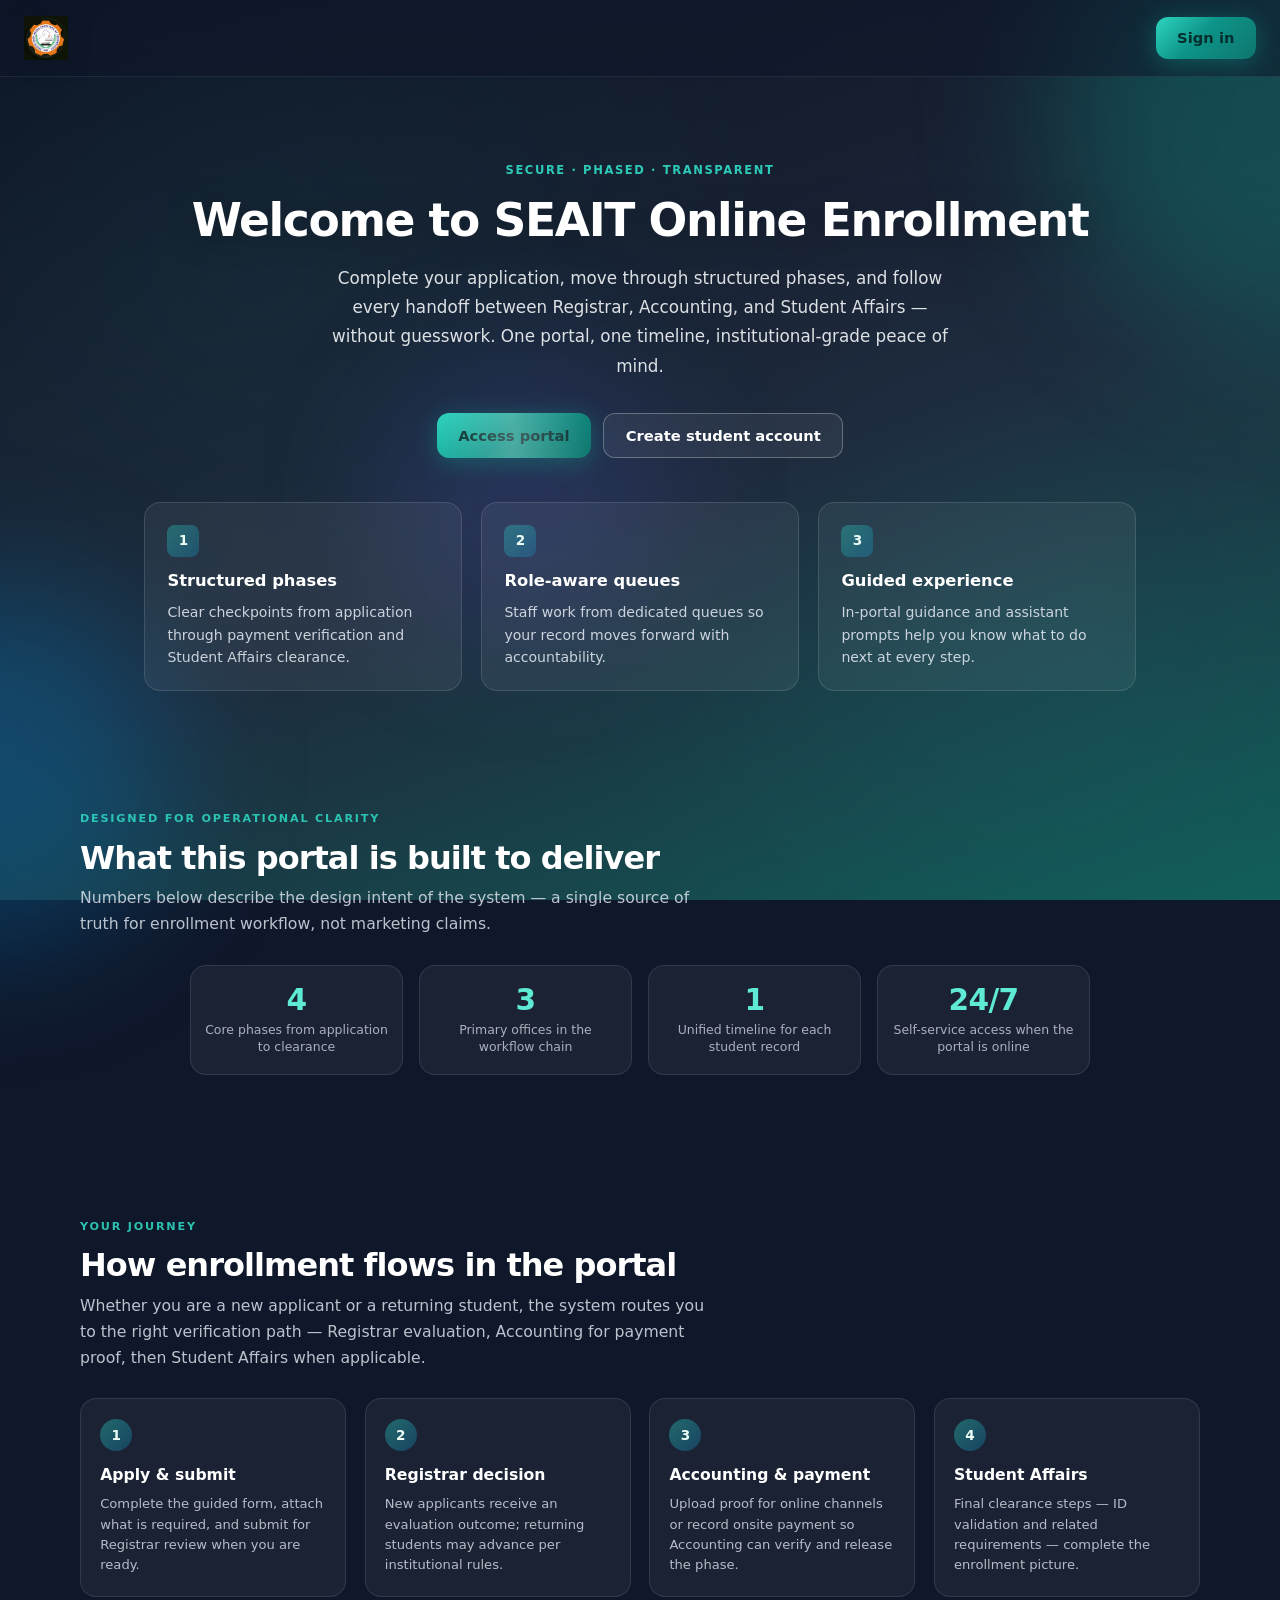
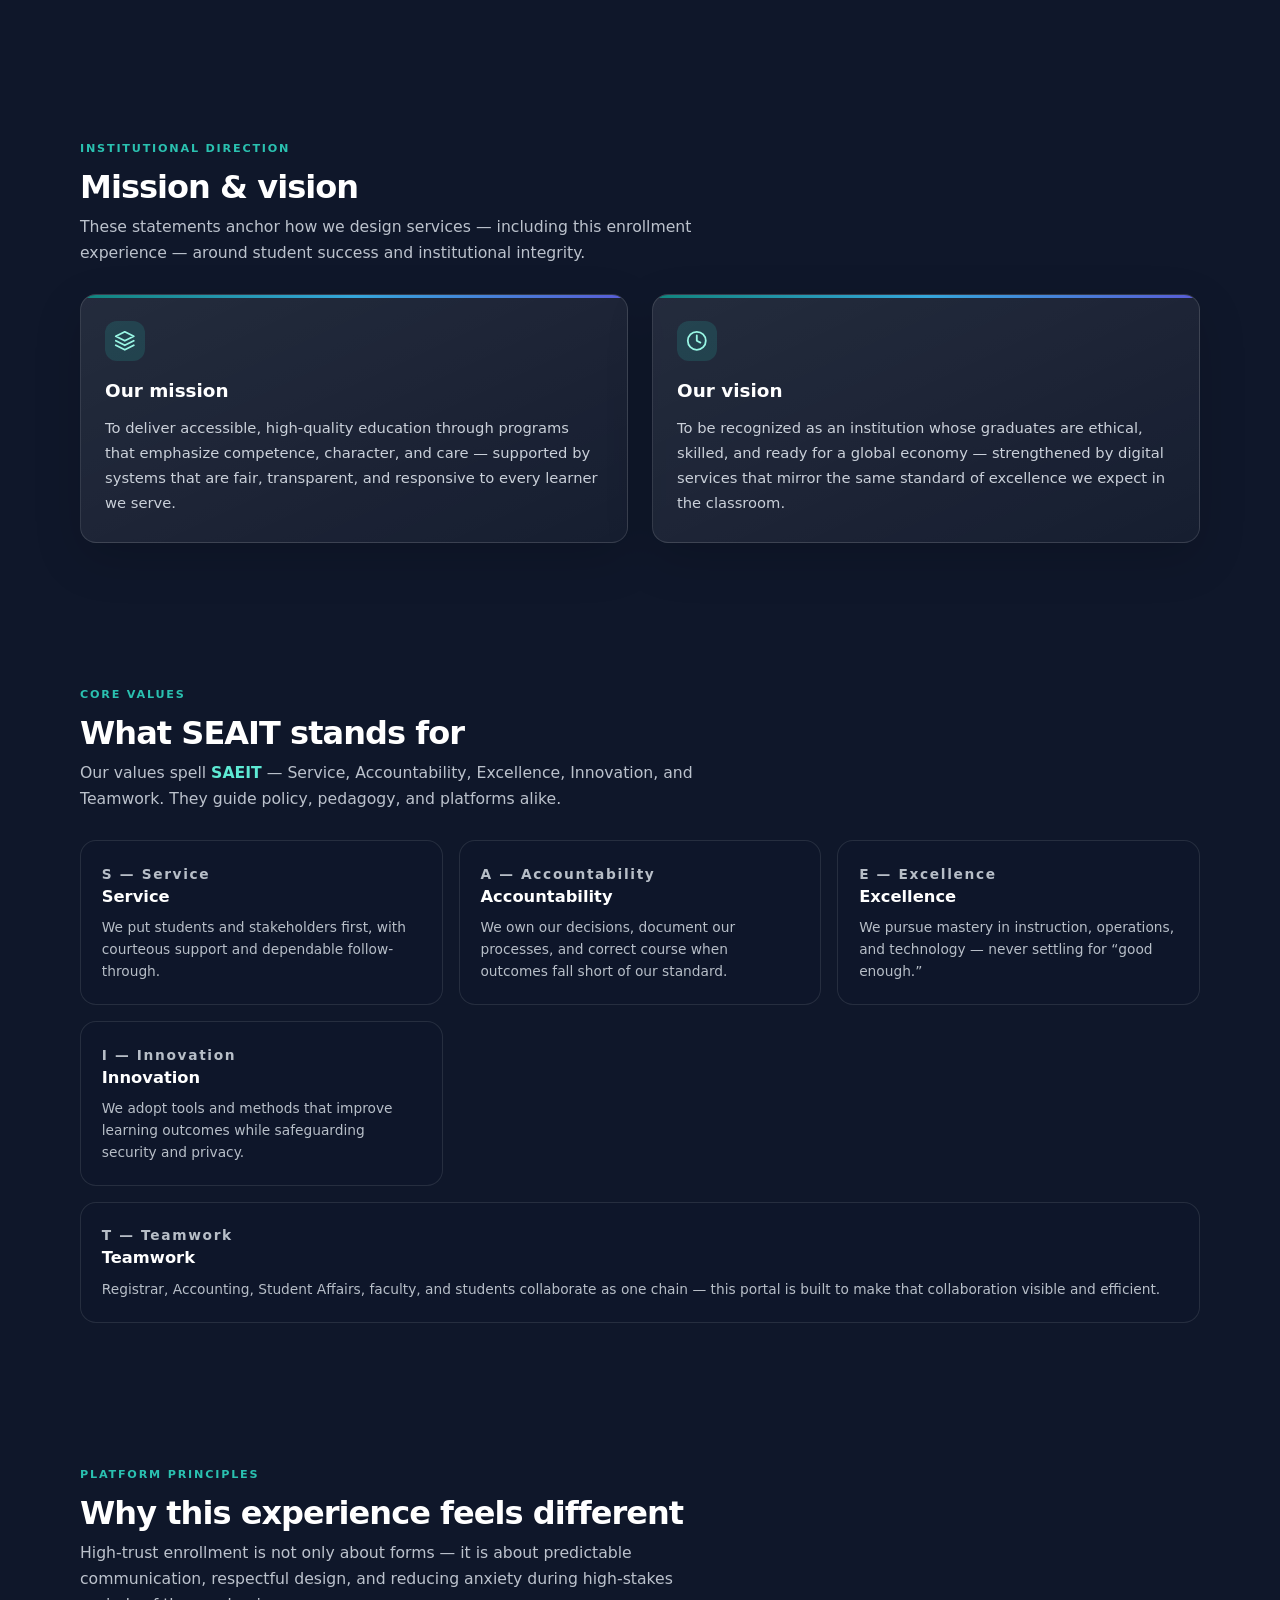
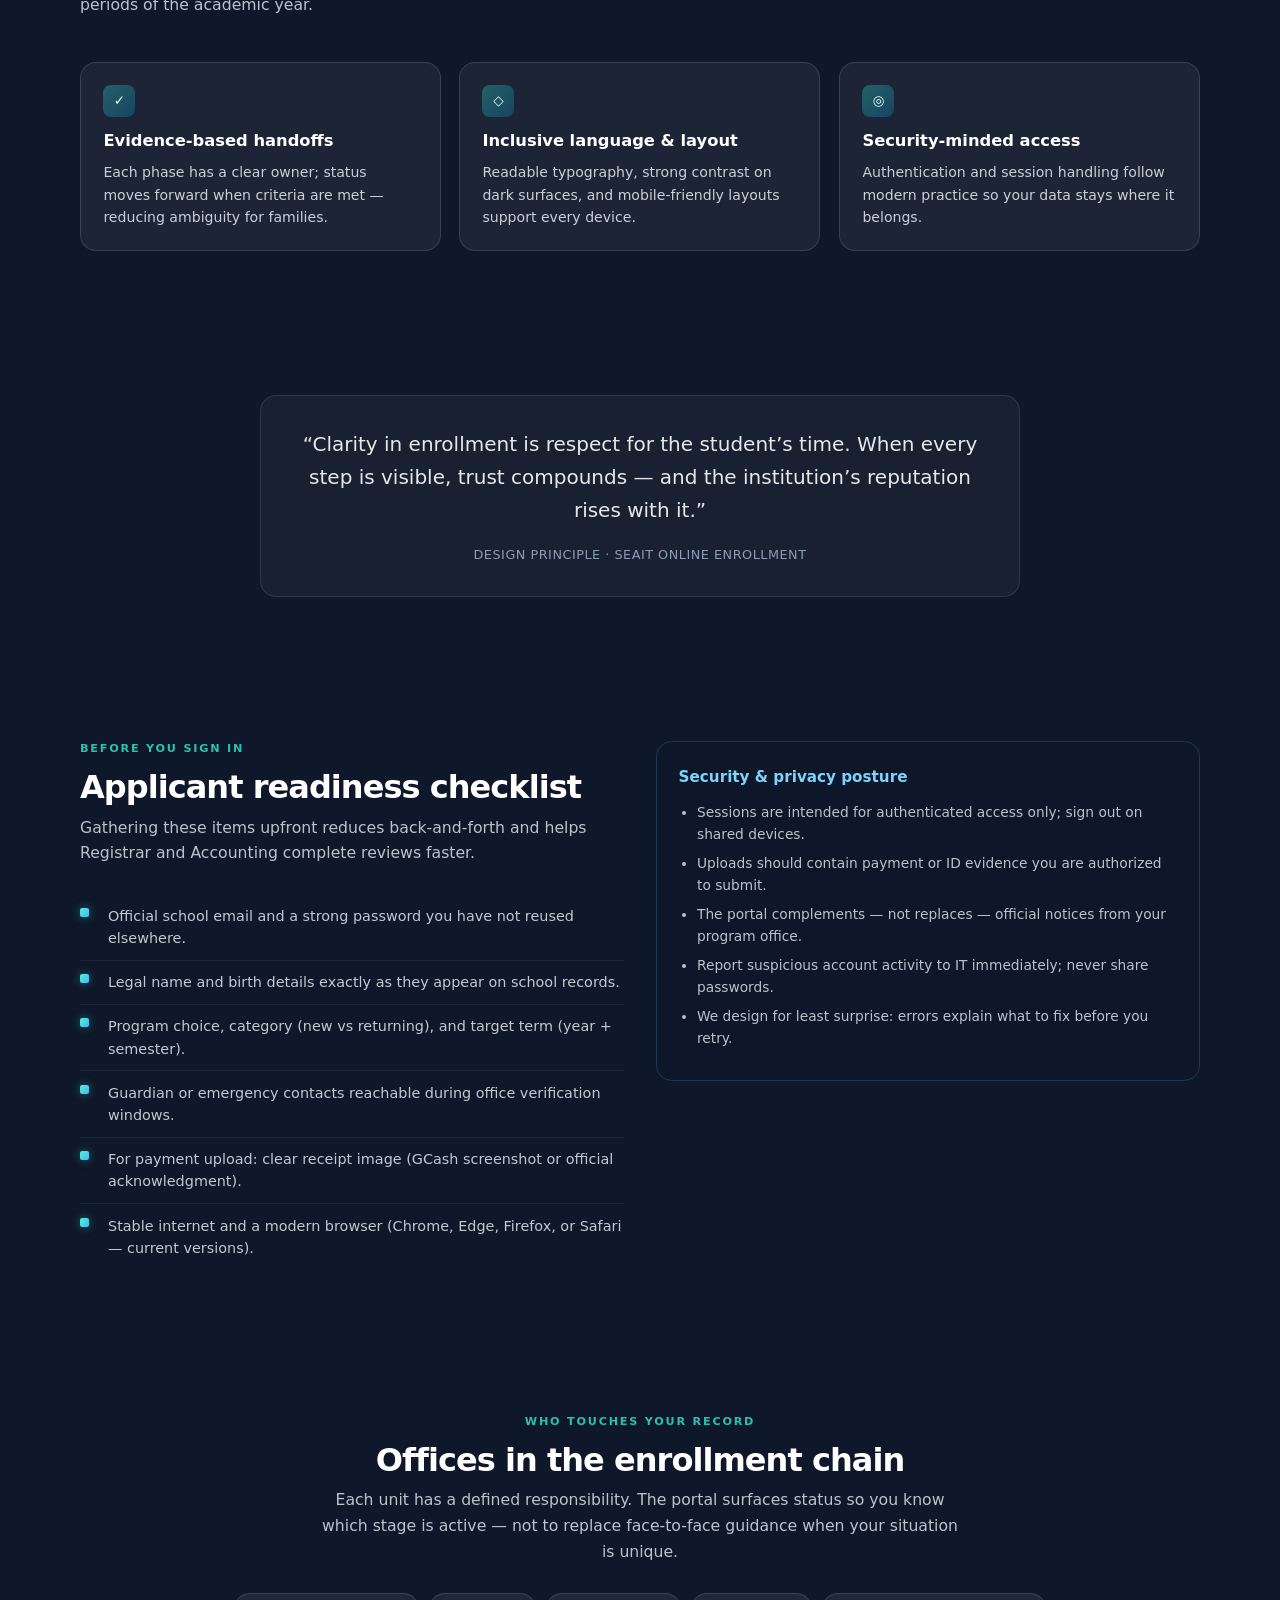
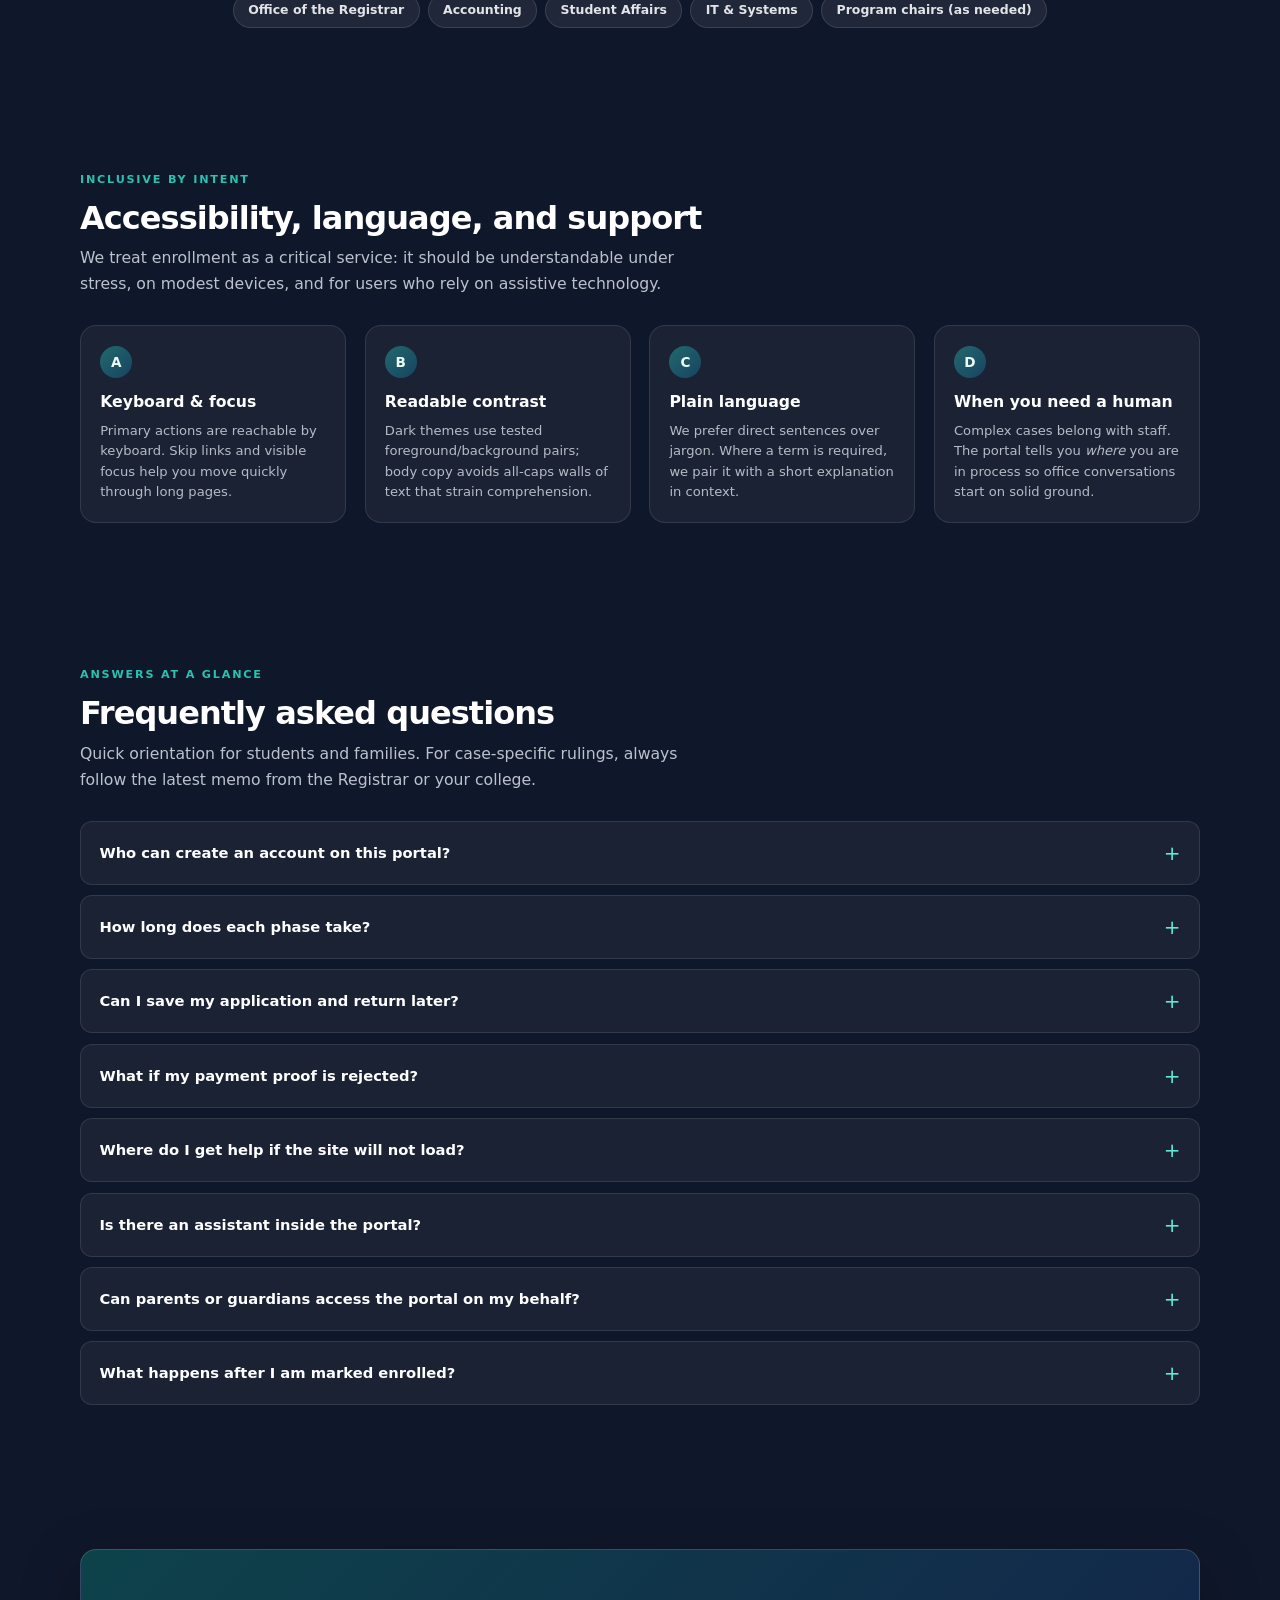
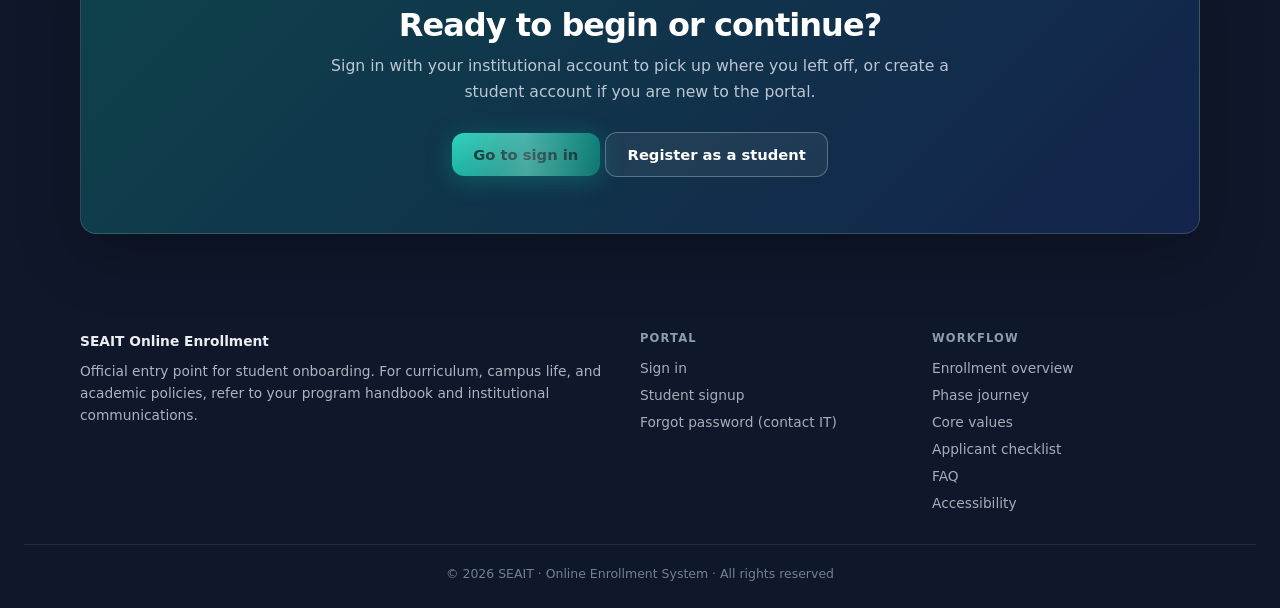
<file: frontend/public/index.html>
<!DOCTYPE html>
<html lang="en">
  <head>
    <meta charset="UTF-8" />
    <meta name="viewport" content="width=device-width, initial-scale=1.0" />
    <meta
      name="description"
      content="SEAIT Online Enrollment — secure, phased student onboarding with Registrar, Accounting, and Student Affairs in one transparent portal."
    />
    <title>SEAIT — Online Enrollment</title>
    <link rel="stylesheet" href="css/design-system.css" />
  </head>
  <body class="page-land page-enter">
    <a class="skip-link" href="#main-content">Skip to content</a>

    <div class="land-bg" aria-hidden="true">
      <span class="land-bg__mesh"></span>
      <span class="land-bg__orb land-bg__orb--1"></span>
      <span class="land-bg__orb land-bg__orb--2"></span>
      <span class="land-bg__orb land-bg__orb--3"></span>
    </div>

    <header class="land-header">
      <div class="land-header__brand">
        <img
          src="img/seait-logo.jpg"
          alt="SEAIT Enrollment"
          class="land-header__logo-img land-logo-pulse"
          width="220"
          height="48"
          decoding="async"
          onerror="this.onerror=null;this.src='img/seait-logo.svg'"
        />
      </div>
      <a href="login.html" class="land-btn land-btn--solid">Sign in</a>
    </header>

    <main class="land-main" id="main-content">
      <!-- Hero -->
      <section class="land-hero" aria-labelledby="land-hero-title">
        <p class="land-eyebrow">Secure · phased · transparent</p>
        <h1 id="land-hero-title">Welcome to SEAIT Online Enrollment</h1>
        <p class="land-lead">
          Complete your application, move through structured phases, and follow every handoff between Registrar,
          Accounting, and Student Affairs — without guesswork. One portal, one timeline, institutional-grade peace of
          mind.
        </p>
        <div class="land-actions">
          <a href="login.html" class="land-btn land-btn--solid land-btn--pulse">Access portal</a>
          <a href="login.html#register" class="land-btn land-btn--outline" id="ctaRegister">Create student account</a>
        </div>

        <div class="land-features" role="list">
          <article class="land-feature-card land-feature-card--delay1" role="listitem">
            <span class="land-feature-card__icon" aria-hidden="true">1</span>
            <h3>Structured phases</h3>
            <p>Clear checkpoints from application through payment verification and Student Affairs clearance.</p>
          </article>
          <article class="land-feature-card land-feature-card--delay2" role="listitem">
            <span class="land-feature-card__icon" aria-hidden="true">2</span>
            <h3>Role-aware queues</h3>
            <p>Staff work from dedicated queues so your record moves forward with accountability.</p>
          </article>
          <article class="land-feature-card land-feature-card--delay3" role="listitem">
            <span class="land-feature-card__icon" aria-hidden="true">3</span>
            <h3>Guided experience</h3>
            <p>In-portal guidance and assistant prompts help you know what to do next at every step.</p>
          </article>
        </div>
      </section>

      <!-- Trust metrics -->
      <section class="land-section land-reveal" data-reveal aria-labelledby="land-stats-title">
        <div class="land-section__inner">
          <span class="land-kicker" id="land-stats-title">Designed for operational clarity</span>
          <h2 class="land-h2">What this portal is built to deliver</h2>
          <p class="land-sub">
            Numbers below describe the design intent of the system — a single source of truth for enrollment workflow,
            not marketing claims.
          </p>
          <div class="land-stats">
            <div class="land-stat">
              <span class="land-stat__num">4</span>
              <span class="land-stat__label">Core phases from application to clearance</span>
            </div>
            <div class="land-stat">
              <span class="land-stat__num">3</span>
              <span class="land-stat__label">Primary offices in the workflow chain</span>
            </div>
            <div class="land-stat">
              <span class="land-stat__num">1</span>
              <span class="land-stat__label">Unified timeline for each student record</span>
            </div>
            <div class="land-stat">
              <span class="land-stat__num">24/7</span>
              <span class="land-stat__label">Self-service access when the portal is online</span>
            </div>
          </div>
        </div>
      </section>

      <!-- Journey -->
      <section class="land-section land-reveal land-reveal--delay1" data-reveal aria-labelledby="land-journey-title">
        <div class="land-section__inner">
          <span class="land-kicker" id="land-journey-title">Your journey</span>
          <h2 class="land-h2">How enrollment flows in the portal</h2>
          <p class="land-sub">
            Whether you are a new applicant or a returning student, the system routes you to the right verification path
            — Registrar evaluation, Accounting for payment proof, then Student Affairs when applicable.
          </p>
          <div class="land-journey">
            <article class="land-step">
              <span class="land-step__n">1</span>
              <h3>Apply &amp; submit</h3>
              <p>Complete the guided form, attach what is required, and submit for Registrar review when you are ready.</p>
            </article>
            <article class="land-step">
              <span class="land-step__n">2</span>
              <h3>Registrar decision</h3>
              <p>New applicants receive an evaluation outcome; returning students may advance per institutional rules.</p>
            </article>
            <article class="land-step">
              <span class="land-step__n">3</span>
              <h3>Accounting &amp; payment</h3>
              <p>Upload proof for online channels or record onsite payment so Accounting can verify and release the phase.</p>
            </article>
            <article class="land-step">
              <span class="land-step__n">4</span>
              <h3>Student Affairs</h3>
              <p>Final clearance steps — ID validation and related requirements — complete the enrollment picture.</p>
            </article>
          </div>
        </div>
      </section>

      <!-- Mission & Vision -->
      <section class="land-section land-reveal land-reveal--delay2" data-reveal aria-labelledby="land-mv-heading">
        <div class="land-section__inner">
          <span class="land-kicker" id="land-mv-heading">Institutional direction</span>
          <h2 class="land-h2">Mission &amp; vision</h2>
          <p class="land-sub">
            These statements anchor how we design services — including this enrollment experience — around student
            success and institutional integrity.
          </p>
          <div class="land-mv-grid">
            <article class="land-mv-card">
              <div class="land-mv-card__icon" aria-hidden="true">
                <svg class="land-icon-svg" viewBox="0 0 24 24" aria-hidden="true">
                  <path d="M12 2L2 7l10 5 10-5-10-5zM2 17l10 5 10-5M2 12l10 5 10-5" />
                </svg>
              </div>
              <h3>Our mission</h3>
              <p>
                To deliver accessible, high-quality education through programs that emphasize competence, character, and
                care — supported by systems that are fair, transparent, and responsive to every learner we serve.
              </p>
            </article>
            <article class="land-mv-card">
              <div class="land-mv-card__icon" aria-hidden="true">
                <svg class="land-icon-svg" viewBox="0 0 24 24" aria-hidden="true">
                  <circle cx="12" cy="12" r="10" />
                  <path d="M12 6v6l4 2" />
                </svg>
              </div>
              <h3>Our vision</h3>
              <p>
                To be recognized as an institution whose graduates are ethical, skilled, and ready for a global
                economy — strengthened by digital services that mirror the same standard of excellence we expect in the
                classroom.
              </p>
            </article>
          </div>
        </div>
      </section>

      <!-- SEAIT values -->
      <section class="land-section land-reveal land-reveal--delay3" data-reveal aria-labelledby="land-values-title">
        <div class="land-section__inner">
          <span class="land-kicker" id="land-values-title">Core values</span>
          <h2 class="land-h2">What SEAIT stands for</h2>
          <p class="land-sub">
            Our values spell <strong style="color: #5eead4">SAEIT</strong> — Service, Accountability, Excellence,
            Innovation, and Teamwork. They guide policy, pedagogy, and platforms alike.
          </p>
          <div class="land-values-grid">
            <article class="land-value">
              <p class="land-value__letter">S — Service</p>
              <h3>Service</h3>
              <p>We put students and stakeholders first, with courteous support and dependable follow-through.</p>
            </article>
            <article class="land-value">
              <p class="land-value__letter">A — Accountability</p>
              <h3>Accountability</h3>
              <p>We own our decisions, document our processes, and correct course when outcomes fall short of our standard.</p>
            </article>
            <article class="land-value">
              <p class="land-value__letter">E — Excellence</p>
              <h3>Excellence</h3>
              <p>We pursue mastery in instruction, operations, and technology — never settling for “good enough.”</p>
            </article>
            <article class="land-value">
              <p class="land-value__letter">I — Innovation</p>
              <h3>Innovation</h3>
              <p>We adopt tools and methods that improve learning outcomes while safeguarding security and privacy.</p>
            </article>
            <article class="land-value" style="grid-column: 1 / -1; max-width: 100%">
              <p class="land-value__letter">T — Teamwork</p>
              <h3>Teamwork</h3>
              <p>
                Registrar, Accounting, Student Affairs, faculty, and students collaborate as one chain — this portal is
                built to make that collaboration visible and efficient.
              </p>
            </article>
          </div>
        </div>
      </section>

      <!-- Excellence in delivery -->
      <section class="land-section land-reveal" data-reveal aria-labelledby="land-ex-title">
        <div class="land-section__inner">
          <span class="land-kicker" id="land-ex-title">Platform principles</span>
          <h2 class="land-h2">Why this experience feels different</h2>
          <p class="land-sub">
            High-trust enrollment is not only about forms — it is about predictable communication, respectful design,
            and reducing anxiety during high-stakes periods of the academic year.
          </p>
          <div class="land-features">
            <article class="land-feature-card">
              <span class="land-feature-card__icon" aria-hidden="true">✓</span>
              <h3>Evidence-based handoffs</h3>
              <p>Each phase has a clear owner; status moves forward when criteria are met — reducing ambiguity for families.</p>
            </article>
            <article class="land-feature-card">
              <span class="land-feature-card__icon" aria-hidden="true">◇</span>
              <h3>Inclusive language &amp; layout</h3>
              <p>Readable typography, strong contrast on dark surfaces, and mobile-friendly layouts support every device.</p>
            </article>
            <article class="land-feature-card">
              <span class="land-feature-card__icon" aria-hidden="true">◎</span>
              <h3>Security-minded access</h3>
              <p>Authentication and session handling follow modern practice so your data stays where it belongs.</p>
            </article>
          </div>
        </div>
      </section>

      <!-- Quote -->
      <section class="land-section land-reveal land-reveal--delay1" data-reveal>
        <div class="land-section__inner">
          <div class="land-quote">
            <blockquote>
              “Clarity in enrollment is respect for the student’s time. When every step is visible, trust compounds —
              and the institution’s reputation rises with it.”
            </blockquote>
            <cite>Design principle · SEAIT Online Enrollment</cite>
          </div>
        </div>
      </section>

      <!-- Applicant readiness + security -->
      <section class="land-section land-reveal" data-reveal aria-labelledby="land-ready-title">
        <div class="land-section__inner land-split">
          <div>
            <span class="land-kicker" id="land-ready-title">Before you sign in</span>
            <h2 class="land-h2">Applicant readiness checklist</h2>
            <p class="land-sub">
              Gathering these items upfront reduces back-and-forth and helps Registrar and Accounting complete reviews
              faster.
            </p>
            <ul class="land-checklist">
              <li>Official school email and a strong password you have not reused elsewhere.</li>
              <li>Legal name and birth details exactly as they appear on school records.</li>
              <li>Program choice, category (new vs returning), and target term (year + semester).</li>
              <li>Guardian or emergency contacts reachable during office verification windows.</li>
              <li>For payment upload: clear receipt image (GCash screenshot or official acknowledgment).</li>
              <li>Stable internet and a modern browser (Chrome, Edge, Firefox, or Safari — current versions).</li>
            </ul>
          </div>
          <aside class="land-security" aria-labelledby="land-sec-head">
            <h3 id="land-sec-head">Security &amp; privacy posture</h3>
            <ul>
              <li>Sessions are intended for authenticated access only; sign out on shared devices.</li>
              <li>Uploads should contain payment or ID evidence you are authorized to submit.</li>
              <li>The portal complements — not replaces — official notices from your program office.</li>
              <li>Report suspicious account activity to IT immediately; never share passwords.</li>
              <li>We design for least surprise: errors explain what to fix before you retry.</li>
            </ul>
          </aside>
        </div>
      </section>

      <!-- Offices -->
      <section class="land-section land-reveal land-reveal--delay1" data-reveal aria-labelledby="land-offices-title">
        <div class="land-section__inner" style="text-align: center">
          <span class="land-kicker" id="land-offices-title">Who touches your record</span>
          <h2 class="land-h2">Offices in the enrollment chain</h2>
          <p class="land-sub" style="margin-left: auto; margin-right: auto">
            Each unit has a defined responsibility. The portal surfaces status so you know which stage is active — not
            to replace face-to-face guidance when your situation is unique.
          </p>
          <div class="land-offices">
            <span class="land-office-pill">Office of the Registrar</span>
            <span class="land-office-pill">Accounting</span>
            <span class="land-office-pill">Student Affairs</span>
            <span class="land-office-pill">IT &amp; Systems</span>
            <span class="land-office-pill">Program chairs (as needed)</span>
          </div>
        </div>
      </section>

      <!-- Accessibility & inclusion -->
      <section class="land-section land-reveal land-reveal--delay2" data-reveal aria-labelledby="land-a11y-title">
        <div class="land-section__inner">
          <span class="land-kicker" id="land-a11y-title">Inclusive by intent</span>
          <h2 class="land-h2">Accessibility, language, and support</h2>
          <p class="land-sub">
            We treat enrollment as a critical service: it should be understandable under stress, on modest devices, and
            for users who rely on assistive technology.
          </p>
          <div class="land-journey">
            <article class="land-step">
              <span class="land-step__n">A</span>
              <h3>Keyboard &amp; focus</h3>
              <p>Primary actions are reachable by keyboard. Skip links and visible focus help you move quickly through long pages.</p>
            </article>
            <article class="land-step">
              <span class="land-step__n">B</span>
              <h3>Readable contrast</h3>
              <p>Dark themes use tested foreground/background pairs; body copy avoids all-caps walls of text that strain comprehension.</p>
            </article>
            <article class="land-step">
              <span class="land-step__n">C</span>
              <h3>Plain language</h3>
              <p>We prefer direct sentences over jargon. Where a term is required, we pair it with a short explanation in context.</p>
            </article>
            <article class="land-step">
              <span class="land-step__n">D</span>
              <h3>When you need a human</h3>
              <p>Complex cases belong with staff. The portal tells you <em>where</em> you are in process so office conversations start on solid ground.</p>
            </article>
          </div>
        </div>
      </section>

      <!-- FAQ -->
      <section class="land-section land-reveal land-reveal--delay2" data-reveal aria-labelledby="land-faq-title">
        <div class="land-section__inner">
          <span class="land-kicker" id="land-faq-title">Answers at a glance</span>
          <h2 class="land-h2">Frequently asked questions</h2>
          <p class="land-sub">
            Quick orientation for students and families. For case-specific rulings, always follow the latest memo from
            the Registrar or your college.
          </p>
          <div class="land-faq">
            <details>
              <summary>Who can create an account on this portal?</summary>
              <div class="land-faq__body">
                New applicants and returning students (typically second year and above) who have an official institutional
                email may register. If your email domain is not recognized, contact IT or the Registrar for provisioning
                guidance.
              </div>
            </details>
            <details>
              <summary>How long does each phase take?</summary>
              <div class="land-faq__body">
                Timelines depend on volume, completeness of your documents, and office calendars. The portal shows status
                so you can act on your side (e.g., upload payment proof) as soon as you are eligible — which often
                shortens total wait time.
              </div>
            </details>
            <details>
              <summary>Can I save my application and return later?</summary>
              <div class="land-faq__body">
                Yes. Use the enrollment form’s save workflow once required fields validate. You can sign in again from
                any device to continue, provided you keep your credentials secure.
              </div>
            </details>
            <details>
              <summary>What if my payment proof is rejected?</summary>
              <div class="land-faq__body">
                Read the notification or remark from Accounting, correct the issue (e.g., unclear image, wrong amount), and
                upload a replacement through the Payments view. When in doubt, visit Accounting with your official receipt.
              </div>
            </details>
            <details>
              <summary>Where do I get help if the site will not load?</summary>
              <div class="land-faq__body">
                Try another network, disable aggressive ad-blockers for this domain, and update your browser. Persistent
                outages should be reported to IT with a screenshot and approximate time — include your browser version for
                faster diagnosis.
              </div>
            </details>
            <details>
              <summary>Is there an assistant inside the portal?</summary>
              <div class="land-faq__body">
                Students see a guided assistant entry point after sign-in for common questions about phases and payments.
                It does not replace official decisions from staff; use it for orientation and next-step reminders.
              </div>
            </details>
            <details>
              <summary>Can parents or guardians access the portal on my behalf?</summary>
              <div class="land-faq__body">
                Credentials are issued to the student. Families may assist at the same device, but the account holder is
                responsible for accuracy of submissions and for protecting the password. Some offices may require the
                student present for in-person steps.
              </div>
            </details>
            <details>
              <summary>What happens after I am marked enrolled?</summary>
              <div class="land-faq__body">
                You should receive confirmation through official channels (email, bulletin, or class advisories). Keep
                copies of your approved enrollment summary and payment acknowledgments for your records.
              </div>
            </details>
          </div>
        </div>
      </section>

      <!-- Final CTA -->
      <section class="land-section land-reveal land-reveal--delay2" data-reveal aria-labelledby="land-cta-title">
        <div class="land-section__inner">
          <div class="land-cta-band">
            <h2 class="land-h2" id="land-cta-title">Ready to begin or continue?</h2>
            <p class="land-sub">
              Sign in with your institutional account to pick up where you left off, or create a student account if you
              are new to the portal.
      </p>
      <div class="land-actions">
              <a href="login.html" class="land-btn land-btn--solid land-btn--pulse">Go to sign in</a>
              <a href="login.html#register" class="land-btn land-btn--outline">Register as a student</a>
            </div>
          </div>
        </div>
      </section>
    </main>

    <footer class="land-footer">
      <div class="land-footer__grid">
        <div class="land-footer__brand">
          <strong>SEAIT Online Enrollment</strong>
          <p style="margin: 0.5rem 0 0">
            Official entry point for student onboarding. For curriculum, campus life, and academic policies, refer to your
            program handbook and institutional communications.
          </p>
        </div>
        <div class="land-footer__col">
          <h4>Portal</h4>
          <a href="login.html">Sign in</a>
          <a href="login.html#register">Student signup</a>
          <a href="login.html">Forgot password (contact IT)</a>
        </div>
        <div class="land-footer__col">
          <h4>Workflow</h4>
          <a href="#main-content">Enrollment overview</a>
          <a href="#land-journey-title">Phase journey</a>
          <a href="#land-values-title">Core values</a>
          <a href="#land-ready-title">Applicant checklist</a>
          <a href="#land-faq-title">FAQ</a>
          <a href="#land-a11y-title">Accessibility</a>
        </div>
      </div>
      <div class="land-footer__bottom">
        © <span id="land-year"></span> SEAIT · Online Enrollment System · All rights reserved
      </div>
    </footer>

    <script>
      /**
       * Landing enhancements: copyright year, scroll-triggered section reveals (IntersectionObserver),
       * and graceful degradation when observers are unavailable.
       */
      (function () {
        var y = document.getElementById('land-year');
        if (y) y.textContent = new Date().getFullYear();

        if (!('IntersectionObserver' in window)) {
          document.querySelectorAll('[data-reveal]').forEach(function (el) {
            el.classList.add('is-visible');
          });
          return;
        }

        var io = new IntersectionObserver(
          function (entries) {
            entries.forEach(function (entry) {
              if (entry.isIntersecting) {
                entry.target.classList.add('is-visible');
                io.unobserve(entry.target);
              }
            });
          },
          { root: null, rootMargin: '0px 0px -8% 0px', threshold: 0.08 }
        );

        document.querySelectorAll('[data-reveal]').forEach(function (el) {
          io.observe(el);
        });
      })();
    </script>
  </body>
</html>
</file>
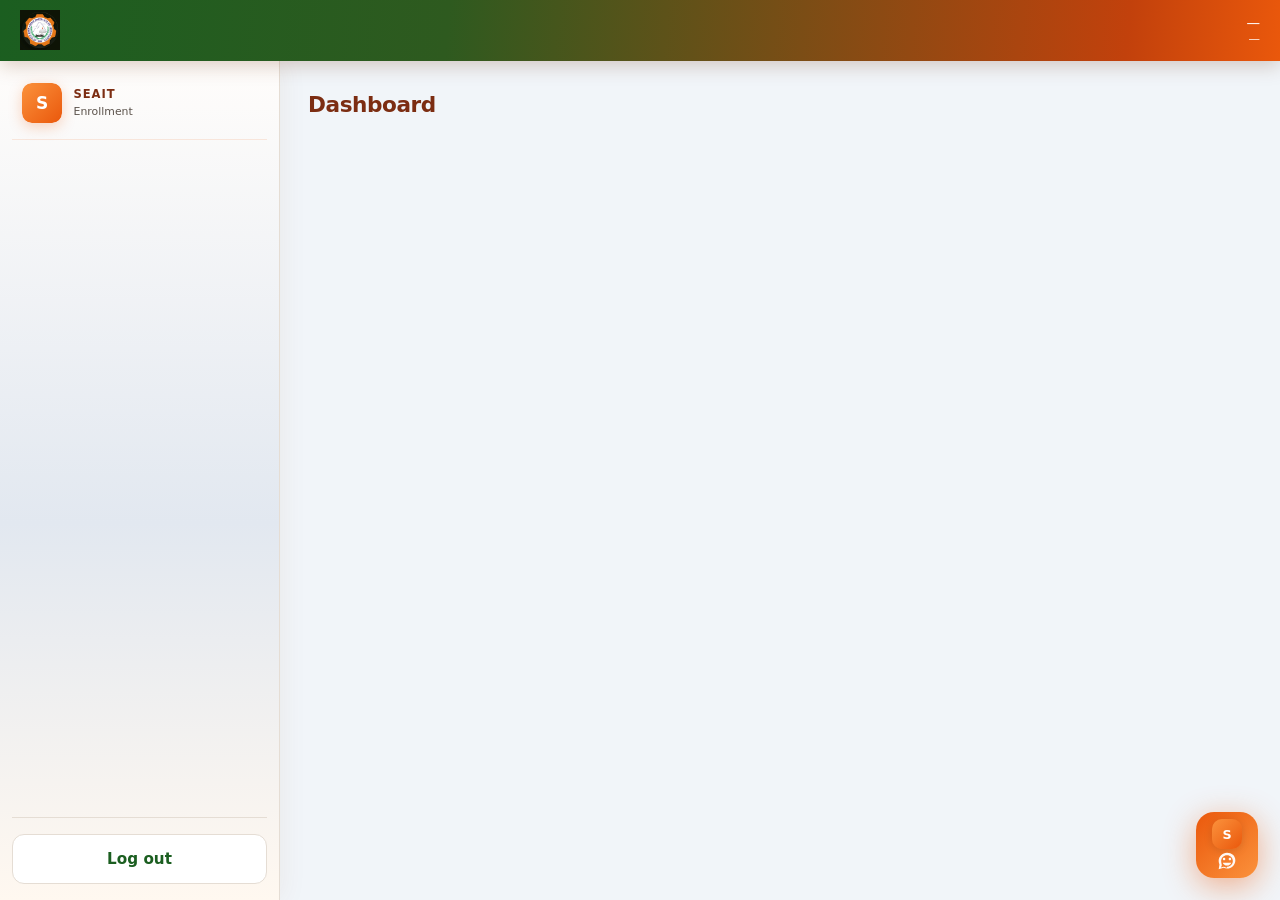
<file: frontend/public/dashboard.html>
<!DOCTYPE html>
<html lang="en">
  <head>
    <meta charset="UTF-8" />
    <meta name="viewport" content="width=device-width, initial-scale=1.0" />
    <title>Portal — SEAIT Enrollment</title>
    <link rel="stylesheet" href="css/design-system.css" />
  </head>
  <body class="app-dashboard page-enter">
    <div id="toast-root" class="toast-root" aria-live="polite"></div>
    <div id="modal-root"></div>

    <div class="sidebar-overlay" id="sidebarOverlay"></div>

    <header class="app-header">
      <div class="app-header__left">
        <button type="button" class="app-header__menu-btn" id="menuBtn" aria-label="Open menu">☰</button>
        <a href="dashboard.html" class="app-header__brand-link" aria-label="SEAIT Enrollment home">
          <img
            src="img/seait-logo.jpg"
            alt="SEAIT Enrollment"
            class="app-header__logo-img"
            width="260"
            height="48"
            decoding="async"
            onerror="this.onerror=null;this.src='img/seait-logo.svg'"
          />
        </a>
      </div>
      <div class="app-header__right">
        <div class="app-header__user">
          <div id="headerUserName">—</div>
          <div class="app-header__role" id="headerUserRole">—</div>
        </div>
      </div>
    </header>

    <div class="app-body">
      <aside class="app-sidebar" id="sidebar">
        <div class="app-sidebar__brand">
          <img src="img/seait-mark.svg" alt="" class="app-sidebar__brand-img" width="40" height="40" />
          <div>
            <div class="app-sidebar__brand-title">SEAIT</div>
            <div class="app-sidebar__brand-sub">Enrollment</div>
          </div>
        </div>
        <nav class="app-sidebar__nav" id="nav"></nav>
        <div class="app-sidebar__logout">
          <button type="button" class="ds-btn ds-btn--ghost" id="logoutBtn" style="width: 100%">Log out</button>
        </div>
      </aside>
      <main class="app-main">
        <div class="page-head">
          <h1 id="pageTitle">Dashboard</h1>
          <p id="pageSubtitle"></p>
        </div>
        <div id="main"></div>
      </main>
    </div>

    <button type="button" class="fab-chat" id="fabChat" aria-label="Open AI assistant" title="AI Assistant">
      <img src="img/seait-mark.svg" alt="" class="fab-chat__mark" width="30" height="30" />
      <svg class="fab-chat__bubble" width="20" height="20" viewBox="0 0 24 24" fill="currentColor" aria-hidden="true">
        <path
          d="M12 2C6.48 2 2 6.48 2 12c0 1.54.36 3 .97 4.29L2 22l5.89-1.96C9.08 20.64 10.5 21 12 21c5.52 0 10-4.48 10-10S17.52 2 12 2zm0 18c-1.38 0-2.68-.35-3.82-.96l-.27-.15-3.09 1.04 1.04-3.09-.18-.29C5.35 14.68 5 13.39 5 12c0-3.87 3.13-7 7-7s7 3.13 7 7-3.13 7-7 7zm3.5-9c.83 0 1.5-.67 1.5-1.5S16.33 8 15.5 8 14 8.67 14 9.5s.67 1.5 1.5 1.5zm-7 0c.83 0 1.5-.67 1.5-1.5S9.33 8 8.5 8 7 8.67 7 9.5 7.67 11 8.5 11zm3.5 6.5c2.33 0 4.31-1.46 5.11-3.5H6.89c.8 2.04 2.78 3.5 5.11 3.5z"
        />
      </svg>
    </button>
    <div class="chat-drawer" id="chatDrawer" aria-hidden="true">
      <div class="chat-drawer__head">
        <img src="img/seait-mark.svg" alt="" class="chat-drawer__logo" width="32" height="32" />
        <div class="chat-drawer__head-text">
          <span class="chat-drawer__title">Enrollment Assistant</span>
          <span class="chat-drawer__sub">SEAIT · How can I help you?</span>
        </div>
        <button type="button" class="modal-close" id="chatClose" aria-label="Close chat">&times;</button>
      </div>
      <div class="chat-quick" id="chatQuick">
        <button type="button" class="chat-quick__btn" id="chatQuickFlow" data-prompt="Explain the enrollment flow step by step: Phase 1 application, Phase 2 payment or Registrar, Phase 3 Student Affairs, and what I need to do as a student.">
          Enrollment flow
        </button>
        <button type="button" class="chat-quick__btn" id="chatQuickPay" data-prompt="How do I pay tuition? What are the options for GCash or online payment versus paying in person at Accounting, and when am I officially enrolled?">
          Payments &amp; Accounting
        </button>
        <button type="button" class="chat-quick__btn" id="chatQuickNext" data-prompt="What should I do next in my enrollment? How do I know if Registrar or Accounting approved my application?">
          What should I do next?
        </button>
      </div>
      <div class="chat-drawer__log" id="chatDrawerLog"></div>
      <div class="chat-drawer__input-row">
        <input type="text" id="chatDrawerInput" placeholder="Ask about phases, payments…" />
        <button type="button" class="ds-btn ds-btn--primary" id="chatDrawerSend" style="width: auto; padding: 0.55rem 1rem">
          Send
        </button>
      </div>
    </div>

    <div id="cloudAssistLayer" class="cloud-assistant-layer cloud-assistant-layer--hidden" aria-hidden="true">
      <button type="button" class="cloud-assistant-backdrop" id="cloudAssistBackdrop" aria-label="Close welcome message"></button>
      <div class="cloud-assistant-anchor">
        <div id="cloudAssistant" class="cloud-assistant" role="dialog" aria-modal="true" aria-labelledby="cloudAssistTitle">
          <div class="cloud-assistant__float" aria-hidden="true">
            <span class="cloud-assistant__puff"></span>
            <span class="cloud-assistant__puff cloud-assistant__puff--2"></span>
            <span class="cloud-assistant__puff cloud-assistant__puff--3"></span>
          </div>
          <div class="cloud-assistant__card">
            <div class="cloud-assistant__card-head">
              <img src="img/seait-mark.svg" alt="" width="36" height="36" class="cloud-assistant__mark" onerror="this.style.display='none'" />
              <div>
                <h3 id="cloudAssistTitle">How can I help you?</h3>
                <p class="cloud-assistant__tag">SEAIT assistant</p>
              </div>
            </div>
            <p class="cloud-assistant__copy">
              Get instant answers about enrollment, payments, and phases — or open the full assistant.
            </p>
            <ul class="cloud-assistant__tips" aria-label="Quick tips">
              <li>Check your phase stepper above for what to do next.</li>
              <li>Use Payments after Registrar approves your form (when applicable).</li>
            </ul>
            <div class="cloud-assistant__actions">
              <button type="button" class="ds-btn ds-btn--ghost cloud-assistant__btn-discard" id="cloudAssistDiscard">Not now</button>
              <button type="button" class="ds-btn ds-btn--primary cloud-assistant__btn-chat" id="cloudAssistChat">Open chat</button>
            </div>
          </div>
        </div>
      </div>
    </div>

    <!-- Student home -->
    <template id="tpl-student-home">
      <div class="student-dash-single">
        <div class="ds-card ds-card--hero ds-card--enrollment-progress">
          <div class="enrollment-progress-head">
            <h2>Enrollment progress</h2>
            <p class="enrollment-progress-sub">
              Track each milestone. Orange steps are complete or active; grey steps are still ahead.
            </p>
          </div>
          <div class="phase-dashboard phase-dashboard--stepper" id="phaseDashboardMount"></div>
        </div>
      </div>
    </template>

    <!-- Admin home -->
    <template id="tpl-admin-home">
      <div class="stat-grid stat-grid--elevated" id="adminStatGrid"></div>
      <div class="ds-card ds-card--pipeline admin-pipeline-card">
        <div class="admin-pipeline-head">
          <h2>Enrollment pipeline</h2>
          <p class="admin-pipeline-lead">Live distribution by phase — drag-friendly, glanceable status.</p>
        </div>
        <div class="admin-pipeline-viz" id="adminPipelineViz" aria-label="Enrollment by phase"></div>
        <div class="chart-row chart-row--enhanced" id="adminChartRow"></div>
      </div>
      <div class="ds-card admin-activity-card">
        <h2>Operations</h2>
        <p class="admin-pipeline-lead">Queues are available to Registrar, Accounting, and Student Affairs. Admin focuses on overview and analytics.</p>
        <div class="ds-table-wrap">
          <table class="ds-table">
            <thead>
              <tr>
                <th>Area</th>
                <th>Access</th>
                <th>Status</th>
              </tr>
            </thead>
            <tbody id="activityTbody">
              <tr>
                <td>Enrollment intake</td>
                <td>Registrar / Accounting (by student type)</td>
                <td><span class="badge badge--ok">Active</span></td>
              </tr>
              <tr>
                <td>Receipt verification</td>
                <td>Accounting (integrated in queue approval)</td>
                <td><span class="badge badge--ok">Streamlined</span></td>
              </tr>
            </tbody>
          </table>
        </div>
      </div>
    </template>

    <template id="tpl-department-home">
      <div class="dept-dash">
        <div class="ds-card ds-card--hero dept-hero">
          <h2>Department roster</h2>
          <p class="dept-hero__sub">
            Students with <strong>fully completed enrollment</strong> (all phases approved) for programs aligned with your
            department scope.
          </p>
        </div>
        <div class="ds-card dept-table-card">
          <div id="deptEnrollMount" class="dept-mount"></div>
        </div>
      </div>
    </template>

    <!-- Wizard enrollment -->
    <template id="tpl-form">
      <div class="ds-card">
        <h2>Enrollment application</h2>
        <p class="smart-hint" id="wizardSmartHint">
          Complete each step. Use <strong>Next</strong> to validate the current section. Save a draft anytime once all
          fields are valid.
        </p>
        <div id="formMsg"></div>
        <div class="wizard-progress">
          <div class="wizard-progress__track">
            <div class="wizard-progress__fill" id="wizardFill" style="width: 20%"></div>
          </div>
          <span class="wizard-steps-label" id="wizardStepLabel">Step 1 of 5</span>
        </div>
        <form id="enrollmentForm">
          <input type="hidden" name="enrollment_id" id="enrollment_id" />

          <div class="wizard-panel is-active" data-wizard-step="1">
            <div class="section-label">Program &amp; personal</div>
            <div class="grid-2">
              <div class="ds-field-inline">
                <label>Category *</label>
                <select name="category" id="category" required data-step-req="1">
                  <option value="New">New</option>
                  <option value="Transfer">Transfer student</option>
                  <option value="2nd Year">2nd Year</option>
                  <option value="3rd Year">3rd Year</option>
                  <option value="4th Year">4th Year</option>
                </select>
              </div>
              <div class="ds-field-inline">
                <label>Course *</label>
                <select name="course_id" id="course_id" required data-step-req="1"></select>
              </div>
              <div class="ds-field-inline">
                <label>Academic year *</label>
                <input name="academic_year" id="academic_year" placeholder="2026-2027" required data-step-req="1" />
              </div>
              <div class="ds-field-inline">
                <label>Semester *</label>
                <select name="semester" id="semester" required data-step-req="1">
                  <option>1st Semester</option>
                  <option>2nd Semester</option>
                  <option>Summer</option>
                </select>
              </div>
            </div>
            <div class="grid-3">
              <div class="ds-field-inline">
                <label>Last name *</label>
                <input name="plast" id="plast" required data-step-req="1" />
              </div>
              <div class="ds-field-inline">
                <label>First name *</label>
                <input name="pfirst" id="pfirst" required data-step-req="1" />
              </div>
              <div class="ds-field-inline">
                <label>Middle name</label>
                <input name="pmid" id="pmid" />
              </div>
            </div>
            <div class="grid-2">
              <div class="ds-field-inline">
                <label>Extension</label>
                <input name="pext" id="pext" />
              </div>
              <div class="ds-field-inline">
                <label>Sex *</label>
                <select name="sex" id="sex" required data-step-req="1">
                  <option>Male</option>
                  <option>Female</option>
                  <option>Other</option>
                </select>
              </div>
              <div class="ds-field-inline">
                <label>Date of birth *</label>
                <input type="date" name="dob" id="dob" required data-step-req="1" />
              </div>
              <div class="ds-field-inline">
                <label>Birthplace *</label>
                <input name="birthplace" id="birthplace" required data-step-req="1" />
              </div>
              <div class="ds-field-inline">
                <label>Civil status *</label>
                <input name="civil" id="civil" required data-step-req="1" />
              </div>
              <div class="ds-field-inline">
                <label>Citizenship *</label>
                <input name="citizen" id="citizen" required data-step-req="1" />
              </div>
              <div class="ds-field-inline">
                <label>Contact number *</label>
                <input name="pcontact" id="pcontact" required data-step-req="1" />
              </div>
              <div class="ds-field-inline">
                <label>Email *</label>
                <input type="email" name="pemail" id="pemail" required data-step-req="1" />
              </div>
              <div class="ds-field-inline" style="grid-column: 1 / -1">
                <label>Permanent address *</label>
                <textarea name="perm" id="perm" rows="2" required data-step-req="1"></textarea>
              </div>
              <div class="ds-field-inline" style="grid-column: 1 / -1">
                <label>Current address *</label>
                <textarea name="curr" id="curr" rows="2" required data-step-req="1"></textarea>
              </div>
            </div>
          </div>

          <div class="wizard-panel" data-wizard-step="2">
            <div class="section-label">Family information</div>
            <div class="grid-2">
              <div class="ds-field-inline">
                <label>Father's name</label>
                <input name="father_name" id="father_name" />
              </div>
              <div class="ds-field-inline">
                <label>Father's occupation</label>
                <input name="father_occ" id="father_occ" />
              </div>
              <div class="ds-field-inline">
                <label>Father's contact</label>
                <input name="father_contact" id="father_contact" />
              </div>
              <div class="ds-field-inline">
                <label>Mother's name</label>
                <input name="mother_name" id="mother_name" />
              </div>
              <div class="ds-field-inline">
                <label>Mother's occupation</label>
                <input name="mother_occ" id="mother_occ" />
              </div>
              <div class="ds-field-inline">
                <label>Mother's contact</label>
                <input name="mother_contact" id="mother_contact" />
              </div>
              <div class="ds-field-inline">
                <label>Spouse name</label>
                <input name="spouse_name" id="spouse_name" />
              </div>
              <div class="ds-field-inline">
                <label>Spouse occupation</label>
                <input name="spouse_occ" id="spouse_occ" />
              </div>
              <div class="ds-field-inline">
                <label>Spouse contact</label>
                <input name="spouse_contact" id="spouse_contact" />
              </div>
            </div>
          </div>

          <div class="wizard-panel" data-wizard-step="3" id="wizardPanelAcademic">
            <div class="section-label">
              Background
              <span id="academicBadge" class="badge badge--pending" style="margin-left: 0.35rem">Step content by category</span>
            </div>
            <p id="academicHint" class="smart-hint" style="margin-top: 0">
              <span id="academicHintNew">K–12 record for <strong>new applicants</strong>.</span>
              <span id="academicHintXfer" class="hidden">Previous and current school details for <strong>transfer students</strong>.</span>
            </p>
            <div id="academicFields" class="wizard-cat-block">
            <div class="grid-2">
              <div class="ds-field-inline">
                <label>Elementary school *</label>
                <input name="elem_school" id="elem_school" data-step-req="3" />
              </div>
              <div class="ds-field-inline">
                <label>Year graduated</label>
                <input name="elem_year" id="elem_year" />
              </div>
              <div class="ds-field-inline">
                <label>Junior high *</label>
                <input name="jhs_school" id="jhs_school" data-step-req="3" />
              </div>
              <div class="ds-field-inline">
                <label>JHS year</label>
                <input name="jhs_year" id="jhs_year" />
              </div>
              <div class="ds-field-inline">
                <label>Senior high *</label>
                <input name="shs_school" id="shs_school" data-step-req="3" />
              </div>
              <div class="ds-field-inline">
                <label>Strand / track</label>
                <input name="shs_strand" id="shs_strand" />
              </div>
              <div class="ds-field-inline">
                <label>SHS year</label>
                <input name="shs_year" id="shs_year" />
              </div>
            </div>
            </div>

            <div id="transferFields" class="wizard-cat-block hidden">
              <div class="grid-2">
                <div class="ds-field-inline" style="grid-column: 1 / -1">
                  <label for="xfer_current_school">Current / previous school *</label>
                  <input name="xfer_current_school" id="xfer_current_school" placeholder="Institution name" />
                </div>
                <div class="ds-field-inline">
                  <label for="xfer_prev_program">Previous program / course *</label>
                  <input name="xfer_prev_program" id="xfer_prev_program" placeholder="e.g. BSIT — Year 2" />
                </div>
                <div class="ds-field-inline">
                  <label for="xfer_last_sem">Last semester attended</label>
                  <input name="xfer_last_sem" id="xfer_last_sem" placeholder="e.g. 1st Sem 2025–2026" />
                </div>
                <div class="ds-field-inline">
                  <label for="xfer_prev_code">Previous course code (if any)</label>
                  <input name="xfer_prev_code" id="xfer_prev_code" placeholder="Program code" />
                </div>
                <div class="ds-field-inline">
                  <label for="xfer_units">Units completed (approx.)</label>
                  <input name="xfer_units" id="xfer_units" placeholder="e.g. 72 units" />
                </div>
                <div class="ds-field-inline" style="grid-column: 1 / -1">
                  <label for="xfer_reason">Reason for transfer</label>
                  <textarea name="xfer_reason" id="xfer_reason" rows="2" placeholder="Brief reason"></textarea>
                </div>
              </div>
            </div>
          </div>

          <div class="wizard-panel" data-wizard-step="4">
            <div class="section-label">Emergency contact</div>
            <div class="grid-2">
              <div class="ds-field-inline">
                <label>Full name *</label>
                <input name="e_name" id="e_name" required data-step-req="4" />
              </div>
              <div class="ds-field-inline">
                <label>Contact *</label>
                <input name="e_contact" id="e_contact" required data-step-req="4" />
              </div>
              <div class="ds-field-inline">
                <label>Relationship *</label>
                <input name="e_rel" id="e_rel" required data-step-req="4" />
              </div>
              <div class="ds-field-inline" style="grid-column: 1 / -1">
                <label>Address *</label>
                <textarea name="e_addr" id="e_addr" rows="2" required data-step-req="4"></textarea>
              </div>
            </div>
          </div>

          <div class="wizard-panel" data-wizard-step="5">
            <div class="section-label">Review</div>
            <p style="color: var(--color-text-muted); font-size: 0.9rem">Confirm your information before submitting.</p>
            <div id="reviewMount" style="font-size: 0.9rem; line-height: 1.6"></div>
          </div>

          <div class="wizard-actions">
            <button type="button" class="ds-btn ds-btn--ghost" id="wizPrev" style="display: none">Previous</button>
            <button type="button" class="ds-btn ds-btn--primary" id="wizNext" style="width: auto">Next step</button>
            <button type="button" class="ds-btn ds-btn--ghost" id="saveDraft">Save draft</button>
            <button type="submit" class="ds-btn ds-btn--primary" id="submitForm" style="display: none; width: auto">
              Submit application
            </button>
          </div>
        </form>
      </div>
    </template>

    <template id="tpl-payments">
      <div class="pay-page">
        <div id="payPageAlert" class="pay-page__alert" role="status" aria-live="polite"></div>
        <div class="ds-card pay-page__intro">
          <h2>Payment</h2>
          <p class="pay-page__lead">
            Accounting must verify your payment before enrollment can continue. Choose <strong>online</strong> (GCash) or
            <strong>onsite</strong> (office), then attach your proof of payment.
          </p>
          <input type="hidden" id="payEnrollId" value="" />
          <div class="pay-enroll-chip" id="payEnrollChip" aria-live="polite"></div>
        </div>

        <div class="pay-method-grid" role="group" aria-label="Payment method">
          <button type="button" class="pay-method-tile is-selected" data-pay-method="online" id="payTileOnline">
            <span class="pay-method-tile__icon pay-method-tile__icon--card" aria-hidden="true"></span>
            <span class="pay-method-tile__title">Online payment</span>
            <span class="pay-method-tile__sub">Fast and automated</span>
          </button>
          <button type="button" class="pay-method-tile" data-pay-method="onsite" id="payTileOnsite">
            <span class="pay-method-tile__icon pay-method-tile__icon--building" aria-hidden="true"></span>
            <span class="pay-method-tile__title">Onsite payment</span>
            <span class="pay-method-tile__sub">Pay at the office</span>
          </button>
        </div>

        <div class="ds-card pay-panel" id="payOnlineBlock">
          <h3 class="pay-panel__title">Online payment details</h3>
          <div class="grid-2 pay-form-grid">
            <div class="ds-field-inline">
              <label for="payAmountPhp">Amount (₱) *</label>
              <input type="text" id="payAmountPhp" inputmode="decimal" placeholder="500.00" autocomplete="off" />
            </div>
            <div class="ds-field-inline">
              <label for="payGcash">GCash mobile number *</label>
              <input type="tel" id="payGcash" placeholder="09XXXXXXXXX" autocomplete="tel" />
            </div>
            <div class="ds-field-inline" style="grid-column: 1 / -1">
              <label for="payLrn">Reference (LRN / ID) *</label>
              <input type="text" id="payLrn" placeholder="e.g. 2024-01234" autocomplete="off" />
            </div>
            <div class="ds-field-inline pay-otp-row" style="grid-column: 1 / -1">
              <div class="pay-otp-field">
                <label for="payOtp">OTP code *</label>
                <input type="text" id="payOtp" placeholder="Enter 6 digit code" inputmode="numeric" maxlength="8" autocomplete="one-time-code" />
              </div>
              <button type="button" class="ds-btn ds-btn--ghost pay-send-otp" id="paySendOtp">Send OTP</button>
            </div>
          </div>
          <div class="ds-field-inline pay-receipt-block">
            <label for="payFile">Payment proof (screenshot / receipt) *</label>
            <input type="file" id="payFile" accept=".jpg,.jpeg,.png,.pdf,.webp" />
          </div>
          <button type="button" class="ds-btn ds-btn--primary pay-submit-btn" id="paySubmit">Submit payment</button>
          <div id="payList" class="pay-receipt-list"></div>
        </div>

        <div class="ds-card pay-panel pay-panel--onsite hidden" id="payOnsiteBlock">
          <h3 class="pay-panel__title">Onsite payment</h3>
          <p class="pay-onsite-copy">
            Visit the <strong>Accounting office</strong> during business hours. Pay your assessed amount and obtain an
            official receipt or acknowledgment. Upload a clear photo or scan below so staff can verify your payment.
          </p>
          <div class="ds-field-inline">
            <label for="payAmountOnsite">Amount paid (₱)</label>
            <input type="text" id="payAmountOnsite" inputmode="decimal" placeholder="Optional" />
          </div>
          <div class="ds-field-inline pay-receipt-block">
            <label for="payFileOnsite">Official receipt / proof *</label>
            <input type="file" id="payFileOnsite" accept=".jpg,.jpeg,.png,.pdf,.webp" />
          </div>
          <button type="button" class="ds-btn ds-btn--primary pay-submit-btn" id="paySubmitOnsite">Submit payment</button>
        </div>
      </div>
    </template>

    <template id="tpl-payverify">
      <div class="ds-card">
        <h2>Payment verification</h2>
        <p style="color: var(--color-text-muted)">Review uploaded receipts and approve or reject before closing phase 2.</p>
        <div id="payVerifyMount"></div>
      </div>
    </template>

    <template id="tpl-notify">
      <div class="ds-card">
        <h2>Notifications</h2>
        <div id="notifyList"></div>
      </div>
    </template>

    <template id="tpl-announce">
      <div class="ds-card">
        <h2>Announcements</h2>
        <div id="announceList"></div>
      </div>
      <div class="ds-card hidden" id="adminAnnounce">
        <h3>Post announcement</h3>
        <div class="ds-field-inline">
          <label>Title</label>
          <input id="anTitle" />
        </div>
        <div class="ds-field-inline">
          <label>Body</label>
          <textarea id="anBody" rows="4"></textarea>
        </div>
        <button type="button" class="ds-btn ds-btn--primary" id="anPost" style="width: auto; margin-top: 0.75rem">
          Publish
        </button>
      </div>
    </template>

    <template id="tpl-reports">
      <div class="stat-grid stat-grid--elevated" id="reportStatGrid"></div>
      <div class="ds-card ds-card--analytics">
        <h2>Enrollment by phase</h2>
        <p class="analytics-sub">Bar view — compare volume at each workflow stage.</p>
        <div class="chart-row chart-row--enhanced" id="reportChartRow"></div>
      </div>
      <div class="ds-card ds-card--analytics">
        <h2>Applications over time</h2>
        <p class="analytics-sub">Six-month trend of new enrollment records created.</p>
        <div class="analytics-line-wrap" id="reportLineChart" aria-label="Trend chart"></div>
      </div>
      <div class="ds-card ds-card--analytics">
        <h2>By department</h2>
        <p class="analytics-sub">Headcount linked to course department.</p>
        <div class="analytics-dept-wrap" id="reportDeptChart"></div>
      </div>
      <div class="ds-card ds-card--analytics">
        <h2>Funnel</h2>
        <p class="analytics-sub">Submitted applications → Phase 2 cleared → Fully enrolled.</p>
        <div class="analytics-funnel" id="reportFunnel"></div>
      </div>
    </template>

    <template id="tpl-queue">
      <div class="ds-card">
        <h2 id="queueTitle">Queue</h2>
        <div class="ds-search">
          <input type="search" id="queueSearch" placeholder="Search by ID, course, or name…" autocomplete="off" />
        </div>
        <div id="queueBody"></div>
      </div>
    </template>

    <template id="tpl-staff-home">
      <div class="ds-card">
        <h2>Welcome</h2>
        <p style="color: var(--color-text-muted)">Select a module from the sidebar to process enrollments.</p>
      </div>
    </template>

    <script src="js/config.js"></script>
    <script src="js/api.js"></script>
    <script src="js/ui.js"></script>
    <script src="js/dashboard.js"></script>
  </body>
</html>
</file>
<file: frontend/public/css/design-system.css>
/**
 * SEAIT Official Design System — tokens, layout, components, motion.
 * Primary: greens (structure) · Accent: orange (actions, progress)
 */

:root {
  /* Professional portal — deep slate & teal accent */
  --portal-navy: #0f172a;
  --portal-slate: #1e293b;
  --portal-slate-mid: #334155;
  --portal-teal: #0d9488;
  --portal-teal-light: #2dd4bf;
  --portal-ink: #0c1222;
  /* Warm accent (forms & CTAs) */
  --rust-deep: #7c2d12;
  --rust-mid: #c2410c;
  --rust-bright: #ea580c;
  --rust-cream: #f8fafc;
  --rust-warm: #e2e8f0;
  /* Primary — structure (dashboard) */
  --color-green-deep: #1b5e20;
  --color-green-medium: #2e7d32;
  --color-green-light: #66bb6a;
  /* Accent — CTAs */
  --color-orange: #e65100;
  --color-orange-light: #ff9800;
  /* Neutrals */
  --color-white: #ffffff;
  --color-bg: #f1f5f9;
  --color-gray: #e8e0d8;
  --color-text: #1f1a16;
  --color-text-muted: #5c534c;
  --color-border: #e5ddd4;
  /* Semantic */
  --color-success: #2e7d32;
  --color-danger: #c62828;
  --color-warning: #f57c00;
  /* Effects */
  --shadow-sm: 0 2px 8px rgba(27, 94, 32, 0.06);
  --shadow-md: 0 8px 24px rgba(27, 94, 32, 0.1);
  --shadow-lg: 0 16px 48px rgba(27, 94, 32, 0.14);
  --shadow-glow-orange: 0 4px 20px rgba(245, 124, 0, 0.35);
  --radius-sm: 8px;
  --radius-md: 12px;
  --radius-lg: 16px;
  --radius-xl: 20px;
  --font-sans: 'Segoe UI', system-ui, -apple-system, BlinkMacSystemFont, 'Roboto', sans-serif;
  --ease-out: cubic-bezier(0.22, 1, 0.36, 1);
  --dur: 0.25s;
}

/* ---------- Global reset ---------- */
*,
*::before,
*::after {
  box-sizing: border-box;
}

html {
  scroll-behavior: smooth;
}

body {
  margin: 0;
  font-family: var(--font-sans);
  color: var(--color-text);
  background: var(--color-bg);
  line-height: 1.5;
  -webkit-font-smoothing: antialiased;
}

.login-card .ds-input-icon {
  color: var(--rust-mid);
  opacity: 0.85;
}

/* Page enter */
.page-enter {
  animation: pageFadeIn 0.35s var(--ease-out) both;
}

@keyframes pageFadeIn {
  from {
    opacity: 0;
  }
  to {
    opacity: 1;
  }
}

/* ---------- Login page (professional slate + teal) ---------- */
.page-login {
  min-height: 100vh;
  position: relative;
  display: flex;
  align-items: stretch;
  background: var(--portal-navy);
  overflow-x: hidden;
}

.login-bg {
  position: fixed;
  inset: 0;
  z-index: 0;
  background: linear-gradient(155deg, var(--portal-ink) 0%, var(--portal-slate) 42%, #134e4a 78%, var(--portal-teal) 115%);
  pointer-events: none;
}

.login-bg__orb {
  position: absolute;
  border-radius: 50%;
  filter: blur(60px);
  opacity: 0.45;
  animation: floatOrb 18s ease-in-out infinite;
}

.login-bg__orb--1 {
  width: min(420px, 80vw);
  height: min(420px, 80vw);
  background: rgba(45, 212, 191, 0.45);
  top: -8%;
  right: -5%;
  animation-delay: 0s;
}

.login-bg__orb--2 {
  width: min(320px, 70vw);
  height: min(320px, 70vw);
  background: rgba(14, 165, 233, 0.35);
  bottom: 5%;
  left: -10%;
  animation-delay: -7s;
}

.login-bg__grain {
  position: absolute;
  inset: 0;
  opacity: 0.07;
  background-image: url("data:image/svg+xml,%3Csvg viewBox='0 0 256 256' xmlns='http://www.w3.org/2000/svg'%3E%3Cfilter id='n'%3E%3CfeTurbulence type='fractalNoise' baseFrequency='0.85' numOctaves='4' stitchTiles='stitch'/%3E%3C/filter%3E%3Crect width='100%25' height='100%25' filter='url(%23n)'/%3E%3C/svg%3E");
}

@keyframes floatOrb {
  0%,
  100% {
    transform: translate(0, 0) scale(1);
  }
  50% {
    transform: translate(-12px, 18px) scale(1.05);
  }
}

.login-shell {
  position: relative;
  z-index: 1;
  display: grid;
  width: 100%;
  min-height: 100vh;
  grid-template-columns: 1fr 1fr;
}

@media (max-width: 960px) {
  .login-shell {
    grid-template-columns: 1fr;
  }
}

.login-brand {
  padding: clamp(2rem, 5vw, 4rem);
  display: flex;
  flex-direction: column;
  justify-content: center;
  color: var(--color-white);
  position: relative;
  overflow: hidden;
}

.login-brand::before {
  content: '';
  position: absolute;
  inset: -40% -20% auto auto;
  width: 80%;
  height: 80%;
  background: radial-gradient(circle, rgba(102, 187, 106, 0.25) 0%, transparent 70%);
  pointer-events: none;
}

.login-brand__badge {
  width: 56px;
  height: 56px;
  border-radius: var(--radius-md);
  background: linear-gradient(135deg, var(--portal-teal) 0%, var(--portal-teal-light) 100%);
  display: grid;
  place-items: center;
  font-weight: 800;
  font-size: 0.9rem;
  color: var(--color-white);
  box-shadow: 0 8px 32px rgba(13, 148, 136, 0.45);
  margin-bottom: 1.5rem;
}

.login-brand__badge--float {
  animation: badgeFloat 5s ease-in-out infinite;
}

@keyframes badgeFloat {
  0%,
  100% {
    transform: translateY(0);
  }
  50% {
    transform: translateY(-6px);
  }
}

.login-brand h1 {
  font-size: clamp(1.75rem, 3.5vw, 2.35rem);
  font-weight: 700;
  margin: 0 0 0.75rem;
  letter-spacing: -0.02em;
}

.login-brand p {
  opacity: 0.92;
  max-width: 400px;
  font-size: 1.05rem;
  line-height: 1.65;
}

.login-brand__features {
  margin-top: 2.5rem;
  display: flex;
  flex-direction: column;
  gap: 0.75rem;
  font-size: 0.9rem;
  opacity: 0.88;
}

.login-brand__features li {
  display: flex;
  align-items: center;
  gap: 0.5rem;
  list-style: none;
}

.login-brand__features li::before {
  content: '';
  width: 8px;
  height: 8px;
  border-radius: 50%;
  background: linear-gradient(135deg, #fff3e0, var(--color-orange-light));
  box-shadow: 0 0 12px rgba(255, 183, 77, 0.6);
}

.login-brand__land-cta {
  margin: 1.25rem 0 0;
}

.login-brand__land-link {
  font-size: 0.86rem;
  font-weight: 600;
  color: rgba(248, 250, 252, 0.92);
  text-decoration: none;
  border-bottom: 1px solid rgba(45, 212, 191, 0.45);
  padding-bottom: 0.1rem;
  transition:
    color 0.2s ease,
    border-color 0.2s ease;
}

.login-brand__land-link:hover {
  color: #5eead4;
  border-color: #5eead4;
}

.login-form-wrap {
  display: flex;
  align-items: center;
  justify-content: center;
  padding: clamp(1.5rem, 4vw, 3rem);
  background: linear-gradient(180deg, #f8fafc 0%, #e2e8f0 100%);
}

@media (min-width: 961px) {
  .login-form-wrap {
    border-radius: var(--radius-xl) 0 0 var(--radius-xl);
    margin: 1rem 0 1rem 0;
    box-shadow: -16px 0 48px rgba(107, 52, 16, 0.22);
  }
}

.login-card {
  width: 100%;
  max-width: 400px;
  background: rgba(255, 255, 255, 0.92);
  backdrop-filter: blur(20px);
  -webkit-backdrop-filter: blur(20px);
  border: 1px solid rgba(255, 255, 255, 0.98);
  border-radius: var(--radius-lg);
  padding: clamp(1.5rem, 4vw, 2rem);
  box-shadow:
    0 1px 0 rgba(255, 255, 255, 0.8) inset,
    0 24px 48px rgba(91, 46, 12, 0.12),
    0 8px 16px rgba(0, 0, 0, 0.04);
  animation: cardRise 0.5s var(--ease-out) 0.1s both;
}

.login-card--elevated {
  max-width: min(460px, 100%);
}

.auth-tabs {
  display: flex;
  gap: 0.2rem;
  margin-bottom: 1.35rem;
  padding: 0.2rem;
  background: rgba(0, 0, 0, 0.04);
  border-radius: var(--radius-md);
  border: 1px solid rgba(0, 0, 0, 0.06);
}

.auth-tab {
  flex: 1;
  border: none;
  background: transparent;
  padding: 0.55rem 0.75rem;
  font: inherit;
  font-size: 0.88rem;
  font-weight: 600;
  color: var(--color-text-muted);
  border-radius: var(--radius-sm);
  cursor: pointer;
  transition:
    background var(--dur) var(--ease-out),
    color var(--dur),
    transform 0.15s ease;
}

.auth-tab:hover {
  color: var(--rust-deep);
}

.auth-tab.is-active {
  background: var(--color-white);
  color: var(--rust-deep);
  box-shadow: 0 1px 3px rgba(0, 0, 0, 0.08);
}

.auth-panel {
  display: none;
  animation: panelFade 0.35s var(--ease-out) both;
}

.auth-panel.is-visible {
  display: block;
}

@keyframes panelFade {
  from {
    opacity: 0;
    transform: translateY(6px);
  }
  to {
    opacity: 1;
    transform: none;
  }
}

.login-panel-title {
  margin: 0 0 0.35rem;
  font-size: 1.28rem;
  font-weight: 700;
  letter-spacing: -0.02em;
  color: var(--rust-deep);
}

@keyframes cardRise {
  from {
    opacity: 0;
    transform: translateY(12px) scale(0.98);
  }
  to {
    opacity: 1;
    transform: none;
  }
}

.login-card > h2 {
  margin: 0 0 0.35rem;
  font-size: 1.5rem;
  color: var(--rust-deep);
}

.login-card__sub {
  color: var(--color-text-muted);
  font-size: 0.92rem;
  margin-bottom: 1.5rem;
}

.login-card__back {
  display: inline-flex;
  align-items: center;
  gap: 0.35rem;
  color: var(--color-green-medium);
  font-size: 0.88rem;
  margin-bottom: 1.25rem;
  text-decoration: none;
  transition: color var(--dur) var(--ease-out);
}

.login-card__back:hover {
  color: var(--rust-mid);
}

/* Input with icon */
.ds-field {
  margin-bottom: 1.1rem;
}

.ds-field label {
  display: block;
  font-size: 0.78rem;
  font-weight: 600;
  text-transform: uppercase;
  letter-spacing: 0.06em;
  color: var(--color-text-muted);
  margin-bottom: 0.4rem;
}

.ds-input-wrap {
  position: relative;
  display: flex;
  align-items: center;
}

.ds-input-wrap .ds-input-icon {
  position: absolute;
  left: 0.85rem;
  width: 1.15rem;
  height: 1.15rem;
  color: var(--color-green-medium);
  opacity: 0.75;
  pointer-events: none;
}

.ds-input-wrap input {
  width: 100%;
  padding: 0.75rem 0.85rem 0.75rem 2.65rem;
  border: 1px solid var(--color-border);
  border-radius: var(--radius-md);
  font: inherit;
  background: var(--color-white);
  color: var(--color-text);
  transition:
    border-color var(--dur) var(--ease-out),
    box-shadow var(--dur) var(--ease-out),
    transform 0.15s ease;
}

.ds-input-wrap input:focus {
  outline: none;
  border-color: var(--rust-mid);
  box-shadow: 0 0 0 3px rgba(230, 81, 0, 0.18);
}

.ds-input-wrap--password input {
  padding-right: 3.75rem;
}

.ds-toggle-pw {
  position: absolute;
  right: 0.45rem;
  background: none;
  border: none;
  cursor: pointer;
  padding: 0.35rem 0.45rem;
  color: var(--rust-mid);
  border-radius: var(--radius-sm);
  transition:
    color var(--dur),
    background var(--dur);
}

.ds-toggle-pw__text {
  font-size: 0.68rem;
  font-weight: 700;
  letter-spacing: 0.06em;
}

.ds-toggle-pw:hover {
  color: var(--color-orange);
  background: rgba(245, 124, 0, 0.08);
}

.login-row {
  display: flex;
  justify-content: space-between;
  align-items: center;
  flex-wrap: wrap;
  gap: 0.5rem;
  margin: 0.25rem 0 1.25rem;
  font-size: 0.88rem;
}

.login-remember {
  display: flex;
  align-items: center;
  gap: 0.45rem;
  cursor: pointer;
  color: var(--color-text-muted);
}

.login-remember input {
  accent-color: var(--color-green-medium);
}

.login-forgot {
  color: var(--color-orange);
  text-decoration: none;
  font-weight: 500;
  transition: opacity var(--dur);
}

.login-forgot:hover {
  opacity: 0.85;
  text-decoration: underline;
}

.ds-btn {
  display: inline-flex;
  align-items: center;
  justify-content: center;
  gap: 0.5rem;
  padding: 0.78rem 1.35rem;
  border-radius: var(--radius-md);
  font: inherit;
  font-weight: 600;
  font-size: 0.95rem;
  border: none;
  cursor: pointer;
  transition:
    transform 0.2s var(--ease-out),
    box-shadow var(--dur) var(--ease-out),
    background var(--dur),
    filter var(--dur);
}

.ds-btn:active:not(:disabled) {
  transform: scale(0.98);
}

.ds-btn:disabled {
  opacity: 0.65;
  cursor: not-allowed;
}

.ds-btn--pulse {
  position: relative;
  overflow: hidden;
}

.ds-btn--pulse::after {
  content: '';
  position: absolute;
  inset: 0;
  background: linear-gradient(90deg, transparent, rgba(255, 255, 255, 0.28), transparent);
  transform: translateX(-100%);
  animation: btnShine 2.8s ease-in-out infinite;
  pointer-events: none;
}

@keyframes btnShine {
  0%,
  65% {
    transform: translateX(-100%);
  }
  80% {
    transform: translateX(100%);
  }
  100% {
    transform: translateX(100%);
  }
}

.ds-btn--primary {
  background: linear-gradient(135deg, var(--color-orange-light) 0%, var(--color-orange) 45%, #bf360c 100%);
  color: var(--color-white);
  box-shadow: 0 4px 18px rgba(230, 81, 0, 0.45);
  width: 100%;
}

.ds-btn--primary:hover:not(:disabled) {
  filter: brightness(1.05);
  box-shadow: var(--shadow-glow-orange);
}

.ds-btn--ghost {
  background: var(--color-white);
  color: var(--color-green-deep);
  border: 1px solid var(--color-border);
}

.ds-btn--ghost:hover:not(:disabled) {
  border-color: var(--color-green-light);
  background: rgba(102, 187, 106, 0.08);
}

.ds-btn--danger {
  background: linear-gradient(135deg, var(--color-danger), #b71c1c) !important;
  box-shadow: 0 4px 14px rgba(198, 40, 40, 0.35) !important;
}

.ds-btn--loading {
  pointer-events: none;
}

.alert-banner {
  padding: 0.75rem 1rem;
  border-radius: var(--radius-md);
  font-size: 0.9rem;
  margin-bottom: 1rem;
  animation: pageFadeIn 0.25s ease;
}

.alert-banner--error {
  background: rgba(198, 40, 40, 0.1);
  border: 1px solid rgba(198, 40, 40, 0.25);
  color: #b71c1c;
}

.alert-banner--success {
  background: rgba(46, 125, 50, 0.1);
  border: 1px solid rgba(46, 125, 50, 0.25);
  color: var(--color-green-deep);
}

.alert-banner--info {
  background: rgba(14, 116, 144, 0.08);
  border: 1px solid rgba(14, 116, 144, 0.22);
  color: #0c4a6e;
  line-height: 1.45;
}

.hidden {
  display: none !important;
}

.login-staff-hint {
  margin-top: 1.5rem;
  padding-top: 1.25rem;
  border-top: 1px solid rgba(0, 0, 0, 0.08);
}

.login-staff-hint__head {
  display: flex;
  flex-wrap: wrap;
  align-items: baseline;
  justify-content: space-between;
  gap: 0.5rem;
  margin-bottom: 0.35rem;
}

.login-staff-hint__label {
  font-size: 0.68rem;
  font-weight: 700;
  letter-spacing: 0.12em;
  text-transform: uppercase;
  color: var(--color-text-muted);
}

.login-staff-hint__pw {
  font-size: 0.72rem;
  color: var(--color-text-muted);
}

.login-staff-hint__pw code {
  font-size: 0.7rem;
  background: rgba(230, 81, 0, 0.1);
  color: var(--rust-deep);
  padding: 0.15rem 0.35rem;
  border-radius: 4px;
}

.login-staff-hint__note {
  font-size: 0.72rem;
  color: var(--color-text-muted);
  margin: 0 0 0.85rem;
  line-height: 1.45;
}

.login-staff-hint__note code {
  font-size: 0.68rem;
  background: var(--color-bg);
  padding: 0.08rem 0.3rem;
  border-radius: 3px;
}

.login-staff-grid {
  display: grid;
  gap: 0.5rem;
}

@media (min-width: 640px) {
  .login-staff-grid {
    grid-template-columns: 1fr 1fr 1fr;
    gap: 0.5rem;
  }

  .login-staff-tile {
    padding: 0.6rem 0.55rem;
    min-height: 100%;
  }

  .login-staff-tile__email {
    font-size: 0.68rem;
    word-break: break-word;
  }
}

.login-staff-tile {
  display: block;
  width: 100%;
  text-align: left;
  padding: 0.65rem 0.75rem;
  border: 1px solid var(--color-border);
  border-radius: var(--radius-md);
  background: var(--color-white);
  cursor: pointer;
  font: inherit;
  transition:
    border-color var(--dur) var(--ease-out),
    box-shadow var(--dur) var(--ease-out),
    transform 0.15s ease;
}

.login-staff-tile:hover {
  border-color: rgba(230, 81, 0, 0.45);
  box-shadow: 0 4px 14px rgba(230, 81, 0, 0.1);
  transform: translateY(-1px);
}

.login-staff-tile:active {
  transform: translateY(0);
}

.login-staff-tile__role {
  display: block;
  font-size: 0.88rem;
  font-weight: 700;
  color: var(--rust-deep);
}

.login-staff-tile__meta {
  display: block;
  font-size: 0.68rem;
  color: var(--color-text-muted);
  margin: 0.15rem 0 0.35rem;
  line-height: 1.35;
}

.login-staff-tile__email {
  display: block;
  font-size: 0.72rem;
  font-family: ui-monospace, 'Cascadia Code', monospace;
  color: var(--rust-mid);
}

/* ---------- App shell (dashboard) ---------- */
.app-dashboard {
  min-height: 100vh;
  display: flex;
  flex-direction: column;
}

.app-header {
  position: sticky;
  top: 0;
  z-index: 100;
  display: flex;
  align-items: center;
  justify-content: space-between;
  padding: 0.65rem 1.25rem;
  background: linear-gradient(
    95deg,
    var(--color-green-deep) 0%,
    #2e5a1f 35%,
    var(--rust-mid) 88%,
    var(--rust-bright) 100%
  );
  color: var(--color-white);
  box-shadow: 0 4px 20px rgba(107, 52, 16, 0.25);
}

.app-header__left {
  display: flex;
  align-items: center;
  gap: 0.75rem;
}

.app-header__logo {
  width: 40px;
  height: 40px;
  border-radius: var(--radius-sm);
  background: linear-gradient(135deg, var(--color-orange), var(--color-orange-light));
  display: grid;
  place-items: center;
  font-weight: 800;
  font-size: 0.75rem;
  box-shadow: var(--shadow-glow-orange);
}

.app-header__logo--pulse {
  animation: headerLogoGlow 4s ease-in-out infinite;
}

@keyframes headerLogoGlow {
  0%,
  100% {
    box-shadow: 0 0 0 0 rgba(255, 152, 0, 0.35);
  }
  50% {
    box-shadow: 0 0 0 8px rgba(255, 152, 0, 0);
  }
}

.app-header__titles h1 {
  margin: 0;
  font-size: 1rem;
  font-weight: 700;
}

.app-header__titles span {
  font-size: 0.72rem;
  opacity: 0.88;
}

.app-header__right {
  display: flex;
  align-items: center;
  gap: 0.75rem;
  font-size: 0.85rem;
}

.app-header__user {
  text-align: right;
  line-height: 1.25;
}

.app-header__role {
  font-size: 0.72rem;
  opacity: 0.85;
}

.app-header__menu-btn {
  display: none;
  width: 42px;
  height: 42px;
  border-radius: var(--radius-sm);
  border: 1px solid rgba(255, 255, 255, 0.35);
  background: rgba(255, 255, 255, 0.12);
  color: var(--color-white);
  cursor: pointer;
  align-items: center;
  justify-content: center;
  transition: background var(--dur);
}

.app-header__menu-btn:hover {
  background: rgba(255, 255, 255, 0.22);
}

@media (max-width: 900px) {
  .app-header__menu-btn {
    display: flex;
  }
}

.app-body {
  display: flex;
  flex: 1;
  min-height: 0;
}

.app-sidebar {
  width: 280px;
  flex-shrink: 0;
  background: linear-gradient(180deg, #fffdfb 0%, var(--rust-warm) 55%, #fff8f0 100%);
  border-right: 1px solid var(--color-border);
  display: flex;
  flex-direction: column;
  padding: 0.75rem 0.75rem 1rem;
  transition: transform var(--dur) var(--ease-out);
  box-shadow: 4px 0 24px rgba(139, 69, 19, 0.06);
}

.app-sidebar__brand {
  display: flex;
  align-items: center;
  gap: 0.75rem;
  padding: 0.65rem 0.6rem 1rem;
  margin-bottom: 0.35rem;
  border-bottom: 1px solid rgba(230, 81, 0, 0.12);
}

.app-sidebar__brand-mark {
  width: 40px;
  height: 40px;
  border-radius: var(--radius-md);
  background: linear-gradient(135deg, var(--color-orange-light), var(--color-orange));
  color: var(--color-white);
  display: grid;
  place-items: center;
  font-weight: 800;
  font-size: 0.8rem;
  box-shadow: 0 4px 14px rgba(230, 81, 0, 0.35);
  flex-shrink: 0;
}

.app-sidebar__brand-title {
  font-size: 0.72rem;
  font-weight: 700;
  text-transform: uppercase;
  letter-spacing: 0.08em;
  color: var(--rust-deep);
}

.app-sidebar__brand-sub {
  font-size: 0.68rem;
  color: var(--color-text-muted);
  margin-top: 0.1rem;
}

@media (max-width: 900px) {
  .app-sidebar {
    position: fixed;
    left: 0;
    top: 56px;
    bottom: 0;
    z-index: 90;
    transform: translateX(-100%);
    box-shadow: var(--shadow-lg);
  }
  .app-sidebar.is-open {
    transform: translateX(0);
  }
}

.app-sidebar__nav {
  display: flex;
  flex-direction: column;
  gap: 0.25rem;
  flex: 1;
}

.nav-link {
  display: flex;
  align-items: center;
  gap: 0.65rem;
  padding: 0.65rem 0.85rem;
  border-radius: var(--radius-md);
  color: var(--color-text-muted);
  text-decoration: none;
  font-size: 0.92rem;
  font-weight: 500;
  border: 1px solid transparent;
  transition:
    background var(--dur) var(--ease-out),
    color var(--dur),
    border-color var(--dur),
    transform 0.15s ease;
  cursor: pointer;
  background: none;
  width: 100%;
  text-align: left;
}

.nav-link:hover {
  background: rgba(255, 255, 255, 0.85);
  color: var(--rust-deep);
  transform: translateX(2px);
}

.nav-link.active {
  background: linear-gradient(90deg, rgba(230, 81, 0, 0.14), rgba(255, 152, 0, 0.1));
  color: var(--rust-deep);
  border-color: rgba(230, 81, 0, 0.28);
  font-weight: 600;
  box-shadow: 0 2px 8px rgba(230, 81, 0, 0.12);
}

.nav-link .nav-icon {
  width: 22px;
  height: 22px;
  flex-shrink: 0;
  opacity: 0.85;
}

.nav-link.active .nav-icon {
  color: var(--color-orange);
}

.app-sidebar__logout {
  margin-top: auto;
  padding-top: 1rem;
  border-top: 1px solid var(--color-border);
}

.app-main {
  flex: 1;
  padding: clamp(1rem, 2.5vw, 1.75rem);
  overflow-x: hidden;
  max-width: 1280px;
  width: 100%;
  margin: 0 auto;
}

.page-head {
  margin-bottom: 1.25rem;
}

.page-head h1 {
  margin: 0;
  font-size: 1.35rem;
  font-weight: 700;
  color: var(--rust-deep);
  letter-spacing: -0.02em;
}

.page-head p {
  margin: 0.35rem 0 0;
  color: var(--color-text-muted);
  font-size: 0.92rem;
}

/* Cards */
.ds-card {
  background: var(--color-white);
  border: 1px solid var(--color-border);
  border-radius: var(--radius-lg);
  padding: 1.25rem 1.35rem;
  margin-bottom: 1.15rem;
  box-shadow: var(--shadow-sm);
  transition:
    box-shadow var(--dur) var(--ease-out),
    transform var(--dur) var(--ease-out);
}

.ds-card:hover {
  box-shadow: var(--shadow-md);
}

.ds-card h2,
.ds-card h3 {
  margin-top: 0;
  color: var(--rust-deep);
  font-weight: 600;
}

.ds-card h3 {
  font-size: 1.05rem;
}

.section-label {
  font-size: 0.72rem;
  text-transform: uppercase;
  letter-spacing: 0.1em;
  color: var(--rust-mid);
  font-weight: 700;
  margin: 1.25rem 0 0.75rem;
}

.section-label:first-child {
  margin-top: 0;
}

.grid-2 {
  display: grid;
  gap: 1rem;
}
@media (min-width: 640px) {
  .grid-2 {
    grid-template-columns: 1fr 1fr;
  }
}
.grid-3 {
  display: grid;
  gap: 1rem;
}
@media (min-width: 720px) {
  .grid-3 {
    grid-template-columns: repeat(3, 1fr);
  }
}

.ds-field-inline label {
  text-transform: none;
  letter-spacing: 0;
  font-size: 0.85rem;
  font-weight: 600;
  color: var(--color-text);
}

.ds-field-inline input,
.ds-field-inline select,
.ds-field-inline textarea {
  width: 100%;
  padding: 0.6rem 0.75rem;
  border: 1px solid var(--color-border);
  border-radius: var(--radius-md);
  font: inherit;
  transition:
    border-color var(--dur),
    box-shadow var(--dur);
}

.ds-field-inline input:focus,
.ds-field-inline select:focus,
.ds-field-inline textarea:focus {
  outline: none;
  border-color: var(--color-green-medium);
  box-shadow: 0 0 0 3px rgba(46, 125, 50, 0.15);
}

/* Wizard */
.wizard-progress {
  display: flex;
  align-items: center;
  gap: 0.35rem;
  margin-bottom: 1.5rem;
}

.wizard-progress__track {
  flex: 1;
  height: 6px;
  background: var(--color-gray);
  border-radius: 99px;
  overflow: hidden;
}

.wizard-progress__fill {
  height: 100%;
  background: linear-gradient(90deg, var(--color-orange), var(--color-orange-light));
  border-radius: 99px;
  transition: width 0.35s var(--ease-out);
  box-shadow: 0 0 12px rgba(245, 124, 0, 0.45);
}

.wizard-steps-label {
  font-size: 0.8rem;
  font-weight: 600;
  color: var(--color-green-deep);
  white-space: nowrap;
}

.wizard-panel {
  display: none;
  animation: panelIn 0.28s var(--ease-out) both;
}

.wizard-panel.is-active {
  display: block;
}

@keyframes panelIn {
  from {
    opacity: 0;
    transform: translateX(8px);
  }
  to {
    opacity: 1;
    transform: none;
  }
}

.wizard-actions {
  display: flex;
  flex-wrap: wrap;
  gap: 0.65rem;
  margin-top: 1.5rem;
  padding-top: 1rem;
  border-top: 1px solid var(--color-border);
}

.wizard-actions .ds-btn--primary {
  width: auto;
}

/* Badges */
.badge {
  display: inline-flex;
  align-items: center;
  padding: 0.2rem 0.55rem;
  border-radius: 99px;
  font-size: 0.72rem;
  font-weight: 700;
  text-transform: uppercase;
  letter-spacing: 0.04em;
}
.badge--pending {
  background: rgba(245, 124, 0, 0.15);
  color: var(--color-orange);
}
.badge--ok {
  background: rgba(46, 125, 50, 0.15);
  color: var(--color-green-deep);
}
.badge--reject {
  background: rgba(198, 40, 40, 0.12);
  color: var(--color-danger);
}

/* Timeline tracker */
.timeline {
  display: flex;
  flex-direction: column;
  gap: 0;
}

.timeline-item {
  display: grid;
  grid-template-columns: 28px 1fr;
  gap: 0.75rem;
  padding-bottom: 1.25rem;
  position: relative;
}

.timeline-item::before {
  content: '';
  position: absolute;
  left: 13px;
  top: 28px;
  bottom: 0;
  width: 2px;
  background: var(--color-gray);
}

.timeline-item:last-child::before {
  display: none;
}

.timeline-dot {
  width: 28px;
  height: 28px;
  border-radius: 50%;
  background: var(--color-white);
  border: 3px solid var(--color-gray);
  z-index: 1;
  transition:
    border-color var(--dur),
    box-shadow var(--dur);
}

.timeline-item--done .timeline-dot {
  border-color: var(--color-green-medium);
  background: var(--color-green-light);
  box-shadow: 0 0 0 4px rgba(102, 187, 106, 0.25);
}

.timeline-item--current .timeline-dot {
  border-color: var(--color-orange);
  box-shadow: 0 0 0 4px rgba(245, 124, 0, 0.25);
}

.timeline-body h4 {
  margin: 0 0 0.25rem;
  font-size: 0.95rem;
}

/* Queue table */
.ds-table-wrap {
  overflow-x: auto;
  border: 1px solid var(--color-border);
  border-radius: var(--radius-md);
}

.ds-table {
  width: 100%;
  border-collapse: collapse;
  font-size: 0.88rem;
}

.ds-table th,
.ds-table td {
  padding: 0.65rem 0.85rem;
  text-align: left;
  border-bottom: 1px solid var(--color-border);
}

.ds-table th {
  background: var(--color-bg);
  font-weight: 600;
  color: var(--color-green-deep);
}

.ds-table tr:hover td {
  background: rgba(245, 247, 245, 0.8);
}

.ds-search {
  margin-bottom: 1rem;
}

.ds-search input {
  width: 100%;
  max-width: 320px;
  padding: 0.6rem 0.85rem;
  border: 1px solid var(--color-border);
  border-radius: var(--radius-md);
  font: inherit;
}

.ds-search input:focus {
  outline: none;
  border-color: var(--color-green-medium);
  box-shadow: 0 0 0 3px rgba(46, 125, 50, 0.12);
}

/* Charts (admin) */
.chart-row {
  display: flex;
  align-items: flex-end;
  gap: 0.5rem;
  height: 140px;
  margin-top: 0.5rem;
}

.chart-bar-wrap {
  flex: 1;
  display: flex;
  flex-direction: column;
  align-items: center;
  gap: 0.35rem;
}

.chart-bar {
  width: 100%;
  max-width: 48px;
  background: linear-gradient(180deg, var(--color-orange-light), var(--color-orange));
  border-radius: var(--radius-sm) var(--radius-sm) 0 0;
  min-height: 4px;
  transition: height 0.5s var(--ease-out);
  box-shadow: 0 -2px 12px rgba(245, 124, 0, 0.25);
}

.chart-label {
  font-size: 0.72rem;
  color: var(--color-text-muted);
  text-align: center;
}

.stat-grid {
  display: grid;
  gap: 1rem;
  grid-template-columns: repeat(auto-fit, minmax(140px, 1fr));
  margin-bottom: 1rem;
}

.stat-tile {
  background: linear-gradient(135deg, var(--color-white), var(--color-bg));
  border: 1px solid var(--color-border);
  border-radius: var(--radius-md);
  padding: 1rem;
  text-align: center;
}

.stat-tile__val {
  font-size: 1.65rem;
  font-weight: 800;
  color: var(--color-green-deep);
}

.stat-tile__lbl {
  font-size: 0.78rem;
  color: var(--color-text-muted);
}

/* Modal */
.modal-backdrop {
  position: fixed;
  inset: 0;
  background: rgba(26, 26, 26, 0.45);
  z-index: 200;
  display: flex;
  align-items: center;
  justify-content: center;
  padding: 1rem;
  opacity: 0;
  transition: opacity 0.2s ease;
}

.modal-backdrop.modal-enter-active {
  opacity: 1;
}

.modal-backdrop.modal-leave {
  opacity: 0;
}

.modal-panel {
  width: 100%;
  max-width: 480px;
  max-height: 90vh;
  overflow: hidden;
  display: flex;
  flex-direction: column;
  background: var(--color-white);
  border-radius: var(--radius-lg);
  box-shadow: var(--shadow-lg);
  transform: scale(0.94) translateY(8px);
  opacity: 0;
  transition:
    transform 0.25s var(--ease-out),
    opacity 0.25s ease;
}

.modal-panel.modal-panel-enter-active {
  transform: none;
  opacity: 1;
}

.modal-panel.modal-panel-leave {
  transform: scale(0.96);
  opacity: 0;
}

.modal-head {
  display: flex;
  align-items: center;
  justify-content: space-between;
  padding: 1rem 1.25rem;
  border-bottom: 1px solid var(--color-border);
  background: linear-gradient(90deg, rgba(46, 125, 50, 0.06), transparent);
}

.modal-title {
  margin: 0;
  font-size: 1.1rem;
  color: var(--color-green-deep);
}

.modal-close {
  background: none;
  border: none;
  font-size: 1.5rem;
  line-height: 1;
  cursor: pointer;
  color: var(--color-text-muted);
  border-radius: var(--radius-sm);
  padding: 0.2rem 0.45rem;
  transition:
    background var(--dur),
    color var(--dur);
}

.modal-close:hover {
  background: var(--color-bg);
  color: var(--color-text);
}

.modal-body {
  padding: 1.25rem;
  overflow-y: auto;
}

.modal-foot {
  display: flex;
  justify-content: flex-end;
  gap: 0.5rem;
  padding: 1rem 1.25rem;
  border-top: 1px solid var(--color-border);
}

.modal-notes {
  width: 100%;
  min-height: 88px;
  padding: 0.65rem 0.75rem;
  border: 1px solid var(--color-border);
  border-radius: var(--radius-md);
  font: inherit;
  resize: vertical;
}

.modal-notes:focus {
  outline: none;
  border-color: var(--color-green-medium);
  box-shadow: 0 0 0 3px rgba(46, 125, 50, 0.12);
}

/* Toast */
.toast-root {
  position: fixed;
  bottom: 1.25rem;
  right: 1.25rem;
  z-index: 300;
  display: flex;
  flex-direction: column;
  gap: 0.5rem;
  max-width: min(380px, calc(100vw - 2rem));
  pointer-events: none;
}

.toast {
  display: flex;
  align-items: flex-start;
  gap: 0.65rem;
  padding: 0.85rem 1rem;
  border-radius: var(--radius-md);
  background: var(--color-white);
  box-shadow: var(--shadow-lg);
  border-left: 4px solid var(--color-green-medium);
  pointer-events: auto;
  transform: translateX(110%);
  opacity: 0;
  transition:
    transform 0.3s var(--ease-out),
    opacity 0.3s ease;
}

.toast-enter-active {
  transform: none;
  opacity: 1;
}

.toast-leave {
  opacity: 0;
  transform: translateX(20px);
}

.toast--error {
  border-left-color: var(--color-danger);
}

.toast--success {
  border-left-color: var(--color-green-medium);
}

.toast--info {
  border-left-color: var(--color-orange);
}

.toast__icon {
  font-weight: 800;
  width: 1.5rem;
  text-align: center;
}

.toast__msg {
  font-size: 0.9rem;
  flex: 1;
}

/* FAB + chat drawer */
.fab-chat {
  position: fixed;
  bottom: 1.35rem;
  right: 1.35rem;
  z-index: 10050;
  width: 62px;
  min-height: 62px;
  height: auto;
  border-radius: 18px;
  border: none;
  cursor: pointer;
  background: linear-gradient(135deg, #ea580c, #fb923c);
  color: var(--color-white);
  box-shadow: 0 8px 32px rgba(234, 88, 12, 0.45);
  display: flex;
  flex-direction: column;
  align-items: center;
  justify-content: center;
  gap: 0.12rem;
  padding: 0.45rem;
  transition:
    transform 0.2s var(--ease-out),
    box-shadow var(--dur);
}

.fab-chat:hover {
  transform: scale(1.06);
  box-shadow: 0 6px 28px rgba(245, 124, 0, 0.5);
}

.fab-chat:active {
  transform: scale(0.96);
}

.fab-chat--welcome-open {
  opacity: 0 !important;
  pointer-events: none !important;
  transform: scale(0.88) translateY(10px) !important;
  transition:
    opacity 0.35s var(--ease-out),
    transform 0.35s var(--ease-out);
}

.chat-drawer {
  position: fixed;
  bottom: 5.5rem;
  right: 1.35rem;
  width: min(380px, calc(100vw - 2rem));
  height: min(420px, 55vh);
  background: var(--color-white);
  border-radius: var(--radius-lg);
  box-shadow: var(--shadow-lg);
  border: 1px solid var(--color-border);
  z-index: 10040;
  display: flex;
  flex-direction: column;
  overflow: hidden;
  opacity: 0;
  transform: translateY(12px) scale(0.96);
  pointer-events: none;
  transition:
    opacity 0.25s var(--ease-out),
    transform 0.25s var(--ease-out);
}

.chat-drawer.is-open {
  opacity: 1;
  transform: none;
  pointer-events: auto;
}

.chat-drawer__log {
  flex: 1;
  overflow-y: auto;
  padding: 0.75rem;
  background: var(--color-bg);
  font-size: 0.88rem;
}

.chat-msg {
  margin-bottom: 0.65rem;
  padding: 0.5rem 0.65rem;
  border-radius: var(--radius-md);
  max-width: 92%;
}
.chat-msg--user {
  margin-left: auto;
  background: rgba(245, 124, 0, 0.12);
  color: var(--color-text);
}
.chat-msg--bot {
  background: var(--color-white);
  border: 1px solid var(--color-border);
  color: var(--color-text-muted);
}

.chat-drawer__input-row {
  display: flex;
  gap: 0.5rem;
  padding: 0.65rem;
  border-top: 1px solid var(--color-border);
}

.chat-drawer__input-row input {
  flex: 1;
  padding: 0.55rem 0.75rem;
  border: 1px solid var(--color-border);
  border-radius: var(--radius-md);
  font: inherit;
}

.chat-drawer__input-row input:focus {
  outline: none;
  border-color: var(--color-orange);
  box-shadow: 0 0 0 3px rgba(245, 124, 0, 0.15);
}

/* Spinner */
.spinner {
  display: inline-block;
  width: 1.25rem;
  height: 1.25rem;
  border: 2px solid rgba(255, 255, 255, 0.35);
  border-top-color: var(--color-white);
  border-radius: 50%;
  animation: spin 0.65s linear infinite;
}

.spinner--sm {
  width: 1rem;
  height: 1rem;
  border-width: 2px;
}

@keyframes spin {
  to {
    transform: rotate(360deg);
  }
}

.skeleton {
  background: linear-gradient(90deg, var(--color-gray) 25%, #ececec 50%, var(--color-gray) 75%);
  background-size: 200% 100%;
  animation: sk 1.2s ease infinite;
  border-radius: var(--radius-sm);
}

.skeleton-line {
  height: 12px;
  margin-bottom: 0.5rem;
}

@keyframes sk {
  0% {
    background-position: 200% 0;
  }
  100% {
    background-position: -200% 0;
  }
}

/* Overlay mobile */
.sidebar-overlay {
  display: none;
  position: fixed;
  inset: 0;
  background: rgba(0, 0, 0, 0.35);
  z-index: 85;
}

.sidebar-overlay.is-visible {
  display: block;
}

@media (min-width: 901px) {
  .sidebar-overlay {
    display: none !important;
  }
}

/* Skip link (keyboard) — landing */
.skip-link {
  position: absolute;
  left: -9999px;
  top: 0;
  width: 1px;
  height: 1px;
  overflow: hidden;
  z-index: 999999;
}

.skip-link:focus {
  position: fixed;
  left: 1rem;
  top: 1rem;
  width: auto;
  height: auto;
  padding: 0.55rem 1rem;
  overflow: visible;
  background: #0f172a;
  color: #5eead4;
  border-radius: var(--radius-md);
  border: 1px solid rgba(45, 212, 191, 0.5);
  font-weight: 600;
  font-size: 0.88rem;
  text-decoration: none;
  box-shadow: 0 8px 32px rgba(0, 0, 0, 0.35);
}

/* Landing page — professional slate */
.page-land {
  min-height: 100vh;
  display: flex;
  flex-direction: column;
  background: var(--portal-navy);
  position: relative;
  overflow-x: hidden;
}

.land-bg {
  position: fixed;
  inset: 0;
  z-index: 0;
  pointer-events: none;
  background: linear-gradient(160deg, var(--portal-ink) 0%, var(--portal-slate) 55%, #115e59 100%);
}

.land-bg__mesh {
  position: absolute;
  inset: 0;
  opacity: 0.4;
  background-image: radial-gradient(circle at 20% 30%, rgba(45, 212, 191, 0.15) 0%, transparent 45%),
    radial-gradient(circle at 80% 70%, rgba(56, 189, 248, 0.12) 0%, transparent 40%);
  animation: meshShift 14s ease-in-out infinite alternate;
}

@keyframes meshShift {
  from {
    opacity: 0.35;
    transform: scale(1);
  }
  to {
    opacity: 0.5;
    transform: scale(1.03);
  }
}

.land-bg__orb {
  position: absolute;
  border-radius: 50%;
  filter: blur(72px);
  opacity: 0.35;
  animation: floatOrb 22s ease-in-out infinite;
}

.land-bg__orb--1 {
  width: min(480px, 90vw);
  height: min(480px, 90vw);
  background: var(--portal-teal);
  top: -15%;
  right: -20%;
}

.land-bg__orb--2 {
  width: min(360px, 70vw);
  height: min(360px, 70vw);
  background: #0284c7;
  bottom: -5%;
  left: -15%;
  animation-delay: -8s;
}

.land-bg__orb--3 {
  width: min(280px, 50vw);
  height: min(280px, 50vw);
  background: rgba(99, 102, 241, 0.5);
  top: 40%;
  left: 30%;
  animation-delay: -4s;
}

.page-land .land-header {
  position: relative;
  z-index: 2;
  background: rgba(15, 23, 42, 0.55);
  backdrop-filter: blur(14px);
  -webkit-backdrop-filter: blur(14px);
  color: var(--color-white);
  padding: 1rem 1.5rem;
  display: flex;
  justify-content: space-between;
  align-items: center;
  border-bottom: 1px solid rgba(255, 255, 255, 0.08);
}

.land-header__brand {
  display: flex;
  align-items: center;
  gap: 0.75rem;
}

.land-header__title {
  display: block;
  font-size: 1.05rem;
  letter-spacing: -0.02em;
}

.land-header__tag {
  display: block;
  font-size: 0.72rem;
  opacity: 0.82;
  font-weight: 500;
}

.land-logo-pulse {
  animation: logoPulse 3s ease-in-out infinite;
}

@keyframes logoPulse {
  0%,
  100% {
    box-shadow: 0 0 0 0 rgba(45, 212, 191, 0.35);
  }
  50% {
    box-shadow: 0 0 0 10px rgba(45, 212, 191, 0);
  }
}

.page-land .land-hero {
  position: relative;
  z-index: 2;
  text-align: center;
  padding: clamp(2.5rem, 8vw, 5rem) 1.5rem 3rem;
  max-width: 1040px;
  margin: 0 auto;
}

.land-eyebrow {
  display: inline-block;
  font-size: 0.72rem;
  font-weight: 700;
  letter-spacing: 0.14em;
  text-transform: uppercase;
  color: rgba(45, 212, 191, 0.95);
  margin: 0 0 1rem;
  animation: heroIn 0.7s var(--ease-out) both;
}

.page-land .land-hero h1 {
  color: var(--color-white);
  font-size: clamp(1.9rem, 4.5vw, 2.85rem);
  text-shadow: 0 4px 32px rgba(0, 0, 0, 0.25);
  line-height: 1.15;
  margin: 0 0 1rem;
  letter-spacing: -0.03em;
  animation: heroIn 0.75s var(--ease-out) 0.05s both;
}

.land-lead {
  color: rgba(248, 250, 252, 0.88);
  font-size: 1.05rem;
  line-height: 1.75;
  max-width: 620px;
  margin: 0 auto;
  animation: heroIn 0.8s var(--ease-out) 0.1s both;
}

.page-land .land-hero .land-actions {
  display: flex;
  flex-wrap: wrap;
  gap: 0.75rem;
  justify-content: center;
  margin-top: 2rem;
  animation: heroIn 0.85s var(--ease-out) 0.15s both;
}

.land-features {
  display: grid;
  gap: 1rem;
  margin-top: 2.75rem;
  text-align: left;
}

@media (min-width: 768px) {
  .land-features {
    grid-template-columns: repeat(3, 1fr);
    gap: 1.15rem;
  }
}

.land-feature-card {
  background: rgba(255, 255, 255, 0.06);
  backdrop-filter: blur(12px);
  border: 1px solid rgba(255, 255, 255, 0.12);
  border-radius: var(--radius-lg);
  padding: 1.35rem 1.4rem;
  animation: cardRise 0.65s var(--ease-out) both;
  transition:
    transform var(--dur) var(--ease-out),
    border-color var(--dur),
    box-shadow var(--dur);
}

.land-feature-card:hover {
  transform: translateY(-4px);
  border-color: rgba(45, 212, 191, 0.35);
  box-shadow: 0 12px 40px rgba(0, 0, 0, 0.2);
}

.land-feature-card--delay1 {
  animation-delay: 0.12s;
}
.land-feature-card--delay2 {
  animation-delay: 0.2s;
}
.land-feature-card--delay3 {
  animation-delay: 0.28s;
}

.land-feature-card__icon {
  display: inline-flex;
  align-items: center;
  justify-content: center;
  width: 2rem;
  height: 2rem;
  border-radius: var(--radius-sm);
  background: linear-gradient(135deg, rgba(45, 212, 191, 0.35), rgba(14, 165, 233, 0.25));
  color: #ecfdf5;
  font-weight: 800;
  font-size: 0.85rem;
  margin-bottom: 0.75rem;
}

.land-feature-card h3 {
  margin: 0 0 0.5rem;
  color: var(--color-white);
  font-size: 1.02rem;
  font-weight: 600;
}

.land-feature-card p {
  margin: 0;
  color: rgba(226, 232, 240, 0.88);
  font-size: 0.88rem;
  line-height: 1.6;
}

.land-footer {
  position: relative;
  z-index: 2;
  margin-top: auto;
  padding: 1.5rem;
  color: rgba(226, 232, 240, 0.55);
  font-size: 0.82rem;
}

@keyframes heroIn {
  from {
    opacity: 0;
    transform: translateY(16px);
  }
  to {
    opacity: 1;
    transform: none;
  }
}

.land-btn {
  display: inline-flex;
  align-items: center;
  justify-content: center;
  padding: 0.65rem 1.35rem;
  border-radius: var(--radius-md);
  font: inherit;
  font-weight: 600;
  font-size: 0.92rem;
  text-decoration: none;
  transition:
    transform 0.2s var(--ease-out),
    box-shadow var(--dur),
    background var(--dur);
}

.land-btn--solid {
  background: linear-gradient(135deg, var(--portal-teal-light) 0%, var(--portal-teal) 45%, #0f766e 100%);
  color: #042f2e;
  box-shadow: 0 4px 24px rgba(13, 148, 136, 0.45);
}

.land-btn--solid:hover {
  transform: translateY(-2px);
  box-shadow: 0 8px 32px rgba(13, 148, 136, 0.55);
}

.land-btn--pulse {
  position: relative;
  overflow: hidden;
}

.land-btn--pulse::after {
  content: '';
  position: absolute;
  inset: 0;
  background: linear-gradient(90deg, transparent, rgba(255, 255, 255, 0.25), transparent);
  animation: btnShine 3s ease-in-out infinite;
  pointer-events: none;
}

.land-btn--outline {
  background: rgba(255, 255, 255, 0.06);
  color: var(--color-white);
  border: 1px solid rgba(255, 255, 255, 0.28);
}

.land-btn--outline:hover {
  background: rgba(255, 255, 255, 0.12);
  transform: translateY(-2px);
}

/* ---------- Landing — extended sections (mission, vision, values, journey) ---------- */
.land-main {
  position: relative;
  z-index: 2;
  flex: 1;
}

.land-section {
  padding: clamp(2.5rem, 6vw, 4.5rem) 1.5rem;
}

.land-section__inner {
  max-width: 1120px;
  margin: 0 auto;
}

.land-kicker {
  display: block;
  font-size: 0.7rem;
  font-weight: 700;
  letter-spacing: 0.16em;
  text-transform: uppercase;
  color: rgba(45, 212, 191, 0.9);
  margin-bottom: 0.65rem;
}

.land-h2 {
  margin: 0 0 0.5rem;
  font-size: clamp(1.45rem, 3vw, 2rem);
  font-weight: 700;
  letter-spacing: -0.03em;
  color: var(--color-white);
  line-height: 1.2;
}

.land-sub {
  margin: 0 0 1.75rem;
  max-width: 640px;
  color: rgba(226, 232, 240, 0.82);
  font-size: 0.98rem;
  line-height: 1.65;
}

.land-reveal {
  opacity: 0;
  transform: translateY(28px);
  transition:
    opacity 0.65s var(--ease-out),
    transform 0.65s var(--ease-out);
}

.land-reveal.is-visible {
  opacity: 1;
  transform: none;
}

@media (prefers-reduced-motion: reduce) {
  .land-reveal {
    opacity: 1;
    transform: none;
    transition: none;
  }

  .land-bg__mesh,
  .land-bg__orb {
    animation: none !important;
  }

  .land-btn--pulse::after {
    animation: none !important;
  }
}

.land-reveal--delay1 {
  transition-delay: 0.08s;
}
.land-reveal--delay2 {
  transition-delay: 0.16s;
}
.land-reveal--delay3 {
  transition-delay: 0.24s;
}

.land-stats {
  display: grid;
  grid-template-columns: repeat(2, 1fr);
  gap: 1rem;
  max-width: 900px;
  margin: 0 auto;
}

@media (min-width: 720px) {
  .land-stats {
    grid-template-columns: repeat(4, 1fr);
  }
}

.land-stat {
  text-align: center;
  padding: 1.15rem 0.75rem;
  background: rgba(255, 255, 255, 0.05);
  border: 1px solid rgba(255, 255, 255, 0.1);
  border-radius: var(--radius-lg);
  backdrop-filter: blur(10px);
}

.land-stat__num {
  display: block;
  font-size: clamp(1.5rem, 3vw, 1.85rem);
  font-weight: 800;
  color: #5eead4;
  letter-spacing: -0.02em;
  line-height: 1.1;
}

.land-stat__label {
  display: block;
  margin-top: 0.35rem;
  font-size: 0.78rem;
  color: rgba(226, 232, 240, 0.72);
  line-height: 1.35;
}

.land-journey {
  display: grid;
  gap: 1rem;
}

@media (min-width: 768px) {
  .land-journey {
    grid-template-columns: repeat(4, 1fr);
    gap: 1.15rem;
  }
}

.land-step {
  position: relative;
  padding: 1.25rem 1.2rem;
  background: rgba(255, 255, 255, 0.05);
  border: 1px solid rgba(255, 255, 255, 0.1);
  border-radius: var(--radius-lg);
  text-align: left;
  transition:
    border-color 0.25s ease,
    transform 0.25s var(--ease-out);
}

.land-step:hover {
  border-color: rgba(45, 212, 191, 0.35);
  transform: translateY(-3px);
}

.land-step__n {
  display: inline-flex;
  align-items: center;
  justify-content: center;
  width: 2rem;
  height: 2rem;
  border-radius: 999px;
  background: linear-gradient(135deg, rgba(45, 212, 191, 0.4), rgba(14, 165, 233, 0.25));
  color: #ecfdf5;
  font-weight: 800;
  font-size: 0.85rem;
  margin-bottom: 0.75rem;
}

.land-step h3 {
  margin: 0 0 0.45rem;
  font-size: 0.98rem;
  font-weight: 600;
  color: var(--color-white);
}

.land-step p {
  margin: 0;
  font-size: 0.82rem;
  line-height: 1.55;
  color: rgba(226, 232, 240, 0.78);
}

.land-mv-grid {
  display: grid;
  gap: 1.25rem;
}

@media (min-width: 840px) {
  .land-mv-grid {
    grid-template-columns: 1fr 1fr;
    gap: 1.5rem;
  }
}

.land-mv-card {
  padding: 1.65rem 1.5rem;
  border-radius: var(--radius-lg);
  background: linear-gradient(155deg, rgba(255, 255, 255, 0.09) 0%, rgba(255, 255, 255, 0.03) 100%);
  border: 1px solid rgba(255, 255, 255, 0.12);
  backdrop-filter: blur(14px);
  box-shadow: 0 16px 48px rgba(0, 0, 0, 0.15);
  position: relative;
  overflow: hidden;
}

.land-mv-card::before {
  content: '';
  position: absolute;
  top: 0;
  left: 0;
  right: 0;
  height: 3px;
  background: linear-gradient(90deg, var(--portal-teal), #38bdf8, #6366f1);
  opacity: 0.85;
}

.land-mv-card__icon {
  width: 2.5rem;
  height: 2.5rem;
  border-radius: var(--radius-md);
  background: rgba(45, 212, 191, 0.15);
  color: #99f6e4;
  display: grid;
  place-items: center;
  margin-bottom: 1rem;
}

.land-mv-card h3 {
  margin: 0 0 0.65rem;
  font-size: 1.15rem;
  font-weight: 700;
  color: var(--color-white);
}

.land-mv-card p {
  margin: 0;
  font-size: 0.92rem;
  line-height: 1.7;
  color: rgba(226, 232, 240, 0.88);
}

.land-values-grid {
  display: grid;
  gap: 1rem;
  grid-template-columns: 1fr;
}

@media (min-width: 600px) {
  .land-values-grid {
    grid-template-columns: repeat(2, 1fr);
  }
}

@media (min-width: 960px) {
  .land-values-grid {
    grid-template-columns: repeat(3, 1fr);
  }
}

.land-value {
  padding: 1.35rem 1.3rem;
  border-radius: var(--radius-lg);
  background: rgba(15, 23, 42, 0.45);
  border: 1px solid rgba(255, 255, 255, 0.1);
  transition:
    transform 0.25s var(--ease-out),
    border-color 0.25s ease,
    box-shadow 0.25s ease;
}

.land-value:hover {
  transform: translateY(-4px);
  border-color: rgba(45, 212, 191, 0.3);
  box-shadow: 0 14px 40px rgba(0, 0, 0, 0.22);
}

.land-value__letter {
  font-size: 0.72rem;
  font-weight: 800;
  letter-spacing: 0.12em;
  color: #5eead4;
  margin-bottom: 0.5rem;
}

.land-value h3 {
  margin: 0 0 0.45rem;
  font-size: 1.02rem;
  font-weight: 600;
  color: var(--color-white);
}

.land-value p {
  margin: 0;
  font-size: 0.86rem;
  line-height: 1.6;
  color: rgba(226, 232, 240, 0.8);
}

.land-quote {
  max-width: 760px;
  margin: 0 auto;
  text-align: center;
  padding: 2rem 1.5rem;
  border-radius: var(--radius-lg);
  background: rgba(255, 255, 255, 0.04);
  border: 1px solid rgba(255, 255, 255, 0.1);
}

.land-quote blockquote {
  margin: 0;
  font-size: clamp(1.05rem, 2.2vw, 1.25rem);
  font-weight: 500;
  font-style: normal;
  line-height: 1.65;
  color: rgba(248, 250, 252, 0.92);
}

.land-quote cite {
  display: block;
  margin-top: 1.1rem;
  font-size: 0.8rem;
  font-style: normal;
  color: rgba(148, 163, 184, 0.95);
  letter-spacing: 0.04em;
  text-transform: uppercase;
}

.land-cta-band {
  text-align: center;
  padding: clamp(2.5rem, 5vw, 3.5rem) 1.5rem;
  border-radius: var(--radius-lg);
  margin: 0 auto;
  max-width: 1120px;
  background: linear-gradient(135deg, rgba(13, 148, 136, 0.35) 0%, rgba(30, 58, 138, 0.35) 100%);
  border: 1px solid rgba(255, 255, 255, 0.15);
  box-shadow: 0 20px 60px rgba(0, 0, 0, 0.25);
}

.land-cta-band .land-h2 {
  margin-bottom: 0.5rem;
}

.land-cta-band .land-sub {
  margin-left: auto;
  margin-right: auto;
}

.land-cta-band .land-actions {
  margin-top: 1.5rem;
}

.land-footer__grid {
  display: grid;
  gap: 1.5rem;
  max-width: 1120px;
  margin: 0 auto 1.5rem;
  text-align: left;
}

@media (min-width: 640px) {
  .land-footer__grid {
    grid-template-columns: 2fr 1fr 1fr;
  }
}

.land-footer__brand {
  color: rgba(226, 232, 240, 0.75);
  font-size: 0.86rem;
  line-height: 1.6;
}

.land-footer__brand strong {
  color: rgba(248, 250, 252, 0.95);
}

.land-footer__col h4 {
  margin: 0 0 0.65rem;
  font-size: 0.72rem;
  font-weight: 700;
  letter-spacing: 0.1em;
  text-transform: uppercase;
  color: rgba(148, 163, 184, 0.95);
}

.land-footer__col a {
  display: block;
  color: rgba(226, 232, 240, 0.72);
  text-decoration: none;
  font-size: 0.86rem;
  margin: 0.4rem 0;
  transition: color 0.2s ease;
}

.land-footer__col a:hover {
  color: #5eead4;
}

.land-footer__bottom {
  text-align: center;
  padding-top: 1.25rem;
  border-top: 1px solid rgba(255, 255, 255, 0.08);
  color: rgba(148, 163, 184, 0.75);
  font-size: 0.78rem;
}

.land-split {
  display: grid;
  gap: 1.5rem;
}

@media (min-width: 900px) {
  .land-split {
    grid-template-columns: 1fr 1fr;
    align-items: start;
    gap: 2rem;
  }
}

.land-checklist {
  list-style: none;
  margin: 0;
  padding: 0;
}

.land-checklist li {
  position: relative;
  padding: 0.65rem 0 0.65rem 1.75rem;
  font-size: 0.9rem;
  line-height: 1.55;
  color: rgba(226, 232, 240, 0.85);
  border-bottom: 1px solid rgba(255, 255, 255, 0.06);
}

.land-checklist li:last-child {
  border-bottom: none;
}

.land-checklist li::before {
  content: '';
  position: absolute;
  left: 0;
  top: 0.85rem;
  width: 0.55rem;
  height: 0.55rem;
  border-radius: 2px;
  background: linear-gradient(135deg, #5eead4, #38bdf8);
  box-shadow: 0 0 10px rgba(45, 212, 191, 0.45);
}

.land-faq {
  display: flex;
  flex-direction: column;
  gap: 0.65rem;
}

.land-faq details {
  border-radius: var(--radius-md);
  background: rgba(255, 255, 255, 0.05);
  border: 1px solid rgba(255, 255, 255, 0.1);
  overflow: hidden;
  transition: border-color 0.2s ease;
}

.land-faq details[open] {
  border-color: rgba(45, 212, 191, 0.28);
}

.land-faq summary {
  cursor: pointer;
  list-style: none;
  padding: 1rem 1.15rem;
  font-weight: 600;
  font-size: 0.92rem;
  color: var(--color-white);
  display: flex;
  align-items: center;
  justify-content: space-between;
  gap: 0.75rem;
}

.land-faq summary::-webkit-details-marker {
  display: none;
}

.land-faq summary::after {
  content: '+';
  font-weight: 300;
  font-size: 1.25rem;
  color: #5eead4;
  transition: transform 0.25s ease;
}

.land-faq details[open] summary::after {
  transform: rotate(45deg);
}

.land-faq .land-faq__body {
  padding: 0 1.15rem 1.1rem;
  font-size: 0.86rem;
  line-height: 1.65;
  color: rgba(226, 232, 240, 0.82);
}

.land-security {
  padding: 1.5rem 1.35rem;
  border-radius: var(--radius-lg);
  background: rgba(15, 23, 42, 0.55);
  border: 1px solid rgba(56, 189, 248, 0.2);
}

.land-security h3 {
  margin: 0 0 0.75rem;
  font-size: 0.95rem;
  font-weight: 600;
  color: #7dd3fc;
}

.land-security ul {
  margin: 0;
  padding-left: 1.15rem;
  color: rgba(226, 232, 240, 0.82);
  font-size: 0.86rem;
  line-height: 1.65;
}

.land-security li {
  margin: 0.35rem 0;
}

.land-offices {
  display: flex;
  flex-wrap: wrap;
  gap: 0.5rem;
  justify-content: center;
  margin-top: 1.25rem;
}

.land-office-pill {
  padding: 0.45rem 0.9rem;
  border-radius: 999px;
  font-size: 0.78rem;
  font-weight: 600;
  color: rgba(248, 250, 252, 0.9);
  background: rgba(255, 255, 255, 0.07);
  border: 1px solid rgba(255, 255, 255, 0.12);
}

.land-icon-svg {
  width: 1.35rem;
  height: 1.35rem;
  stroke: currentColor;
  fill: none;
  stroke-width: 2;
  stroke-linecap: round;
  stroke-linejoin: round;
}

/* Login — brand pillars (aligned with landing values) */
.login-brand__pillars {
  margin-top: 1.5rem;
  padding-top: 1.35rem;
  border-top: 1px solid rgba(255, 255, 255, 0.12);
}

.login-brand__pillars-kicker {
  font-size: 0.65rem;
  font-weight: 700;
  letter-spacing: 0.14em;
  text-transform: uppercase;
  color: rgba(45, 212, 191, 0.9);
  margin-bottom: 0.75rem;
}

.login-pillars {
  display: flex;
  flex-wrap: wrap;
  gap: 0.45rem 0.65rem;
}

.login-pillar {
  display: inline-flex;
  align-items: center;
  gap: 0.35rem;
  padding: 0.35rem 0.65rem;
  border-radius: 999px;
  font-size: 0.72rem;
  font-weight: 600;
  color: rgba(248, 250, 252, 0.88);
  background: rgba(255, 255, 255, 0.08);
  border: 1px solid rgba(255, 255, 255, 0.12);
  animation: pillarFade 0.6s var(--ease-out) both;
}

.login-pillar:nth-child(1) {
  animation-delay: 0.05s;
}
.login-pillar:nth-child(2) {
  animation-delay: 0.1s;
}
.login-pillar:nth-child(3) {
  animation-delay: 0.15s;
}
.login-pillar:nth-child(4) {
  animation-delay: 0.2s;
}
.login-pillar:nth-child(5) {
  animation-delay: 0.25s;
}

@keyframes pillarFade {
  from {
    opacity: 0;
    transform: translateY(6px);
  }
  to {
    opacity: 1;
    transform: none;
  }
}

.login-pillar__dot {
  width: 6px;
  height: 6px;
  border-radius: 50%;
  background: #5eead4;
  box-shadow: 0 0 8px rgba(45, 212, 191, 0.6);
}

.login-brand__mv {
  display: grid;
  gap: 0.75rem;
  margin-top: 1.25rem;
}

@media (min-width: 520px) {
  .login-brand__mv {
    grid-template-columns: 1fr 1fr;
  }
}

.login-mv-mini {
  padding: 0.85rem 1rem;
  border-radius: var(--radius-md);
  background: rgba(0, 0, 0, 0.2);
  border: 1px solid rgba(255, 255, 255, 0.1);
  animation: pillarFade 0.55s var(--ease-out) both;
}

.login-mv-mini:nth-child(2) {
  animation-delay: 0.08s;
}

.login-mv-mini h3 {
  margin: 0 0 0.35rem;
  font-size: 0.68rem;
  font-weight: 700;
  letter-spacing: 0.08em;
  text-transform: uppercase;
  color: #5eead4;
}

.login-mv-mini p {
  margin: 0;
  font-size: 0.78rem;
  line-height: 1.5;
  color: rgba(226, 232, 240, 0.82);
}

/* AI welcome + phase dashboard */
.ai-welcome-backdrop {
  position: fixed;
  inset: 0;
  z-index: 999999;
  isolation: isolate;
  background: rgba(15, 23, 42, 0.5);
  backdrop-filter: blur(6px);
  -webkit-backdrop-filter: blur(6px);
  display: flex;
  align-items: center;
  justify-content: center;
  padding: 1rem;
  opacity: 0;
  animation: aiBackdropIn 0.35s var(--ease-out) forwards;
}

@keyframes aiBackdropIn {
  to {
    opacity: 1;
  }
}

.ai-welcome {
  width: 100%;
  max-width: 420px;
  background: var(--color-white);
  border-radius: var(--radius-lg);
  box-shadow: var(--shadow-lg);
  border: 1px solid var(--color-border);
  overflow: hidden;
  opacity: 0;
  transform: translateY(12px) scale(0.98);
  animation: aiCardIn 0.4s var(--ease-out) 0.05s forwards;
}

@keyframes aiCardIn {
  to {
    transform: none;
    opacity: 1;
  }
}

.ai-welcome__head {
  padding: 1.1rem 1.25rem;
  background: linear-gradient(105deg, #ea580c 0%, #f97316 55%, #fb923c 100%);
  color: var(--color-white);
  display: flex;
  align-items: center;
  gap: 0.85rem;
}

.ai-welcome__logo {
  flex-shrink: 0;
  border-radius: 10px;
  box-shadow: 0 4px 14px rgba(0, 0, 0, 0.15);
  animation: aiLogoPop 0.55s var(--ease-out) 0.1s both;
}

@keyframes aiLogoPop {
  from {
    opacity: 0;
    transform: scale(0.85);
  }
  to {
    opacity: 1;
    transform: scale(1);
  }
}

.ai-welcome__head h2 {
  margin: 0;
  font-size: 1.05rem;
  font-weight: 600;
}

.ai-welcome__head p {
  margin: 0.15rem 0 0;
  font-size: 0.78rem;
  opacity: 0.88;
}

.ai-welcome__body {
  padding: 1.25rem 1.35rem 1.35rem;
}

.ai-welcome__body > p {
  margin: 0 0 1rem;
  color: var(--color-text-muted);
  font-size: 0.95rem;
  line-height: 1.55;
}

.ai-welcome__actions {
  display: flex;
  flex-wrap: wrap;
  gap: 0.5rem;
}

.ai-welcome__actions .ds-btn {
  flex: 1;
  min-width: 140px;
}

.phase-dashboard {
  display: flex;
  flex-direction: column;
  gap: 1rem;
}

.phase-row {
  display: grid;
  gap: 1rem;
}

@media (min-width: 720px) {
  .phase-row {
    grid-template-columns: 1fr 1fr;
  }
}

.phase-card {
  background: linear-gradient(145deg, var(--color-white), #f8fafc);
  border: 1px solid var(--color-border);
  border-radius: var(--radius-lg);
  padding: 1.25rem 1.35rem;
  position: relative;
  overflow: hidden;
  transition:
    box-shadow var(--dur) var(--ease-out),
    transform var(--dur) var(--ease-out);
}

.phase-card::before {
  content: '';
  position: absolute;
  top: 0;
  left: 0;
  right: 0;
  height: 3px;
  background: linear-gradient(90deg, var(--portal-teal), var(--color-orange-light));
  opacity: 0.85;
}

.phase-card:hover {
  box-shadow: var(--shadow-md);
  transform: translateY(-2px);
}

.phase-card--locked {
  opacity: 0.72;
}

.phase-card__num {
  display: inline-flex;
  align-items: center;
  justify-content: center;
  min-width: 2rem;
  height: 2rem;
  padding: 0 0.5rem;
  border-radius: 99px;
  background: rgba(13, 148, 136, 0.12);
  color: #0f766e;
  font-weight: 800;
  font-size: 0.8rem;
  margin-bottom: 0.65rem;
}

.phase-card h3 {
  margin: 0 0 0.5rem;
  font-size: 1.05rem;
  color: var(--portal-slate);
}

.phase-card p {
  margin: 0;
  font-size: 0.88rem;
  color: var(--color-text-muted);
  line-height: 1.55;
}

.phase-card__chips {
  display: flex;
  flex-wrap: wrap;
  gap: 0.4rem;
  margin-top: 0.85rem;
}

.pay-chip {
  display: inline-flex;
  align-items: center;
  gap: 0.35rem;
  font-size: 0.72rem;
  font-weight: 600;
  padding: 0.35rem 0.6rem;
  border-radius: 99px;
  background: rgba(14, 165, 233, 0.1);
  color: #0369a1;
  border: 1px solid rgba(14, 165, 233, 0.2);
}

.pay-chip--cash {
  background: rgba(5, 150, 105, 0.1);
  color: #047857;
  border-color: rgba(5, 150, 105, 0.2);
}

.chat-quick {
  display: flex;
  flex-wrap: wrap;
  gap: 0.45rem;
  padding: 0.65rem 0.75rem;
  border-bottom: 1px solid var(--color-border);
  background: rgba(241, 245, 249, 0.65);
}

.chat-quick__btn {
  font: inherit;
  font-size: 0.75rem;
  font-weight: 600;
  padding: 0.4rem 0.65rem;
  border-radius: 99px;
  border: 1px solid var(--color-border);
  background: var(--color-white);
  color: var(--portal-slate-mid);
  cursor: pointer;
  transition:
    border-color var(--dur),
    background var(--dur);
}

.chat-quick__btn:hover {
  border-color: rgba(13, 148, 136, 0.45);
  background: rgba(13, 148, 136, 0.06);
}

.student-dash-grid {
  display: grid;
  gap: 1rem;
}

@media (min-width: 900px) {
  .student-dash-grid {
    grid-template-columns: 1fr 1fr;
    align-items: start;
  }
}

.student-dash-grid .ds-card--span {
  grid-column: 1 / -1;
}

.receipt-preview {
  max-width: 100%;
  max-height: 220px;
  border-radius: var(--radius-md);
  border: 1px solid var(--color-border);
}

.smart-hint {
  font-size: 0.82rem;
  color: var(--color-text-muted);
  background: rgba(245, 124, 0, 0.08);
  border-left: 3px solid var(--color-orange);
  padding: 0.5rem 0.75rem;
  border-radius: 0 var(--radius-sm) var(--radius-sm) 0;
  margin-bottom: 1rem;
}

/* ---------- Brand logos (index / login / header) ---------- */
.land-header__logo-img {
  height: 44px;
  width: auto;
  max-width: min(320px, 78vw);
  display: block;
  object-fit: contain;
  object-position: left center;
  filter: drop-shadow(0 2px 12px rgba(0, 0, 0, 0.15));
}

.login-brand__logo-wrap {
  margin-bottom: 1.25rem;
  animation: cardRise 0.55s var(--ease-out) both;
}

.login-brand__logo {
  max-width: min(340px, 100%);
  height: auto;
  max-height: 56px;
  display: block;
  object-fit: contain;
  object-position: left center;
}

.login-brand h1 {
  margin-top: 0;
}

.app-header__brand-link {
  display: flex;
  align-items: center;
  text-decoration: none;
  line-height: 0;
}

.app-header__logo-img {
  height: 40px;
  width: auto;
  max-width: min(300px, 58vw);
  display: block;
  object-fit: contain;
  object-position: left center;
}

@media (max-width: 520px) {
  .app-header__logo-img {
    max-width: min(200px, 58vw);
    height: auto;
    max-height: 32px;
  }
}

.app-sidebar__brand-img {
  border-radius: 10px;
  box-shadow: 0 4px 14px rgba(234, 88, 12, 0.25);
}

/* ---------- Student portal — warm cream + orange (reference UI) ---------- */
.portal-student .app-main {
  background: linear-gradient(180deg, #fffdfb 0%, #fff7ed 40%, #ffedd5 100%);
  border-radius: var(--radius-lg) 0 0 0;
}

.portal-student .app-sidebar {
  background: linear-gradient(180deg, #fffbeb 0%, #ffedd5 50%, #fff7ed 100%);
  border-right: 1px solid rgba(234, 88, 12, 0.12);
}

.portal-student .nav-link.active {
  background: linear-gradient(90deg, rgba(249, 115, 22, 0.2), rgba(251, 146, 60, 0.12));
  border-color: rgba(234, 88, 12, 0.35);
  color: #9a3412;
}

.portal-student .app-header {
  background: linear-gradient(95deg, #fff7ed 0%, #ffedd5 45%, #fdba74 100%);
  color: #431407;
  box-shadow: 0 4px 24px rgba(234, 88, 12, 0.12);
}

.portal-student .app-header__user,
.portal-student .app-header__role {
  color: #431407;
}

/* ---------- Staff queues (Registrar / Accounting / SAO) ---------- */
.portal-staff .app-main {
  background: linear-gradient(180deg, #f7fef8 0%, #f1f8f4 50%, #ecfdf5 100%);
  border-radius: var(--radius-lg) 0 0 0;
}

.portal-staff .app-sidebar {
  background: linear-gradient(180deg, #14532d 0%, #166534 45%, #15803d 100%);
  border-right: 1px solid rgba(74, 222, 128, 0.2);
}

.portal-staff .nav-link {
  color: rgba(240, 253, 244, 0.92);
}

.portal-staff .nav-link.active {
  background: rgba(255, 255, 255, 0.14);
  border-color: rgba(187, 247, 208, 0.45);
  color: #fff;
}

.portal-staff .app-header {
  background: linear-gradient(95deg, #ecfdf5 0%, #d1fae5 40%, #bbf7d0 100%);
  color: #14532d;
  box-shadow: 0 4px 22px rgba(22, 101, 52, 0.12);
}

.portal-staff .app-header__user,
.portal-staff .app-header__role {
  color: #14532d;
}

/* ---------- Admin portal — slate + crisp analytics ---------- */
.portal-admin .app-main {
  background: linear-gradient(180deg, #f8fafc 0%, #f1f5f9 55%, #e2e8f0 100%);
  border-radius: var(--radius-lg) 0 0 0;
}

.portal-admin .app-sidebar {
  background: linear-gradient(180deg, #0f172a 0%, #1e293b 55%, #0f172a 100%);
  border-right: 1px solid rgba(148, 163, 184, 0.15);
}

.portal-admin .nav-link {
  color: rgba(226, 232, 240, 0.88);
}

.portal-admin .nav-link.active {
  background: linear-gradient(90deg, rgba(13, 148, 136, 0.35), rgba(45, 212, 191, 0.12));
  border-color: rgba(45, 212, 191, 0.45);
  color: #ecfdf5;
}

.portal-admin .app-header {
  background: linear-gradient(95deg, #0f172a 0%, #1e293b 48%, #134e4a 100%);
  color: #f8fafc;
  box-shadow: 0 4px 28px rgba(15, 23, 42, 0.35);
}

.portal-admin .app-header__user,
.portal-admin .app-header__role {
  color: #e2e8f0;
}

/* ---------- Department portal — teal accent ---------- */
.portal-department .app-main {
  background: linear-gradient(180deg, #f0fdfa 0%, #ecfeff 45%, #e0f2fe 100%);
  border-radius: var(--radius-lg) 0 0 0;
}

.portal-department .app-sidebar {
  background: linear-gradient(180deg, #042f2e 0%, #115e59 50%, #0d9488 100%);
  border-right: 1px solid rgba(45, 212, 191, 0.2);
}

.portal-department .nav-link {
  color: rgba(240, 253, 250, 0.9);
}

.portal-department .nav-link.active {
  background: rgba(255, 255, 255, 0.16);
  border-color: rgba(255, 255, 255, 0.35);
  color: #fff;
}

.portal-department .app-header {
  background: linear-gradient(95deg, #134e4a 0%, #0d9488 55%, #14b8a6 100%);
  color: #f0fdfa;
  box-shadow: 0 4px 24px rgba(13, 148, 136, 0.28);
}

.portal-department .app-header__user,
.portal-department .app-header__role {
  color: #ecfdf5;
}

/* ---------- FAB mark + bubble ---------- */
.fab-chat__mark {
  border-radius: 10px;
  box-shadow: 0 2px 8px rgba(0, 0, 0, 0.12);
}

.fab-chat__bubble {
  opacity: 0.95;
}

.chat-drawer__head {
  display: flex;
  align-items: center;
  gap: 0.65rem;
  padding: 0.85rem 1rem;
  background: linear-gradient(95deg, #ea580c 0%, #f97316 100%);
}

.chat-drawer__head .modal-close {
  margin-left: auto;
}

.chat-drawer__logo {
  border-radius: 10px;
  flex-shrink: 0;
  box-shadow: 0 2px 10px rgba(0, 0, 0, 0.12);
}

.chat-drawer__head-text {
  flex: 1;
  min-width: 0;
  display: flex;
  flex-direction: column;
  gap: 0.1rem;
}

.chat-drawer__title {
  font-weight: 700;
  font-size: 0.95rem;
  color: #fff;
}

.chat-drawer__sub {
  font-size: 0.72rem;
  color: rgba(255, 255, 255, 0.88);
}

.chat-drawer .modal-close {
  color: rgba(255, 255, 255, 0.92);
  flex-shrink: 0;
}

/* ---------- Enrollment horizontal stepper ---------- */
.ds-card--hero {
  border: none;
  background: linear-gradient(145deg, #ffffff 0%, #fffbeb 55%, #fff7ed 100%);
  box-shadow:
    0 1px 0 rgba(255, 255, 255, 0.9) inset,
    0 20px 50px rgba(234, 88, 12, 0.08),
    0 8px 24px rgba(15, 23, 42, 0.06);
  overflow: hidden;
}

.ds-card--hero::before {
  content: '';
  display: block;
  height: 4px;
  margin: -1.25rem -1.35rem 1.25rem;
  background: linear-gradient(90deg, #ea580c, #fb923c, #fdba74);
  border-radius: var(--radius-lg) var(--radius-lg) 0 0;
}

.enrollment-progress-head h2 {
  margin: 0 0 0.35rem;
  font-size: 1.35rem;
  letter-spacing: -0.02em;
  color: #431407;
}

.enrollment-progress-sub {
  margin: 0 0 1.25rem;
  font-size: 0.9rem;
  color: #78716c;
  line-height: 1.5;
}

.enrollment-summary-strip {
  display: flex;
  flex-wrap: wrap;
  align-items: center;
  gap: 0.5rem 0.85rem;
  padding: 0.65rem 0.85rem;
  margin-bottom: 1.25rem;
  background: rgba(255, 255, 255, 0.75);
  border: 1px solid rgba(234, 88, 12, 0.12);
  border-radius: var(--radius-md);
  font-size: 0.82rem;
}

.enrollment-summary-strip__badge {
  font-weight: 800;
  color: #ea580c;
}

.enrollment-summary-strip__muted {
  color: var(--color-text-muted);
}

.es-stepper {
  position: relative;
  padding: 0.5rem 0 0.25rem;
}

.es-stepper__rail {
  position: absolute;
  left: 8%;
  right: 8%;
  top: 22px;
  height: 4px;
  background: #e7e5e4;
  border-radius: 99px;
  overflow: hidden;
}

.es-stepper__rail-fill {
  height: 100%;
  background: linear-gradient(90deg, #ea580c, #fb923c);
  border-radius: 99px;
  transition: width 0.65s var(--ease-out);
  box-shadow: 0 0 12px rgba(234, 88, 12, 0.35);
}

.es-stepper__nodes {
  list-style: none;
  margin: 0;
  padding: 0;
  display: flex;
  justify-content: space-between;
  position: relative;
  z-index: 1;
}

.es-node {
  flex: 1;
  text-align: center;
  max-width: 20%;
  display: flex;
  flex-direction: column;
  align-items: center;
  animation: esNodeIn 0.5s var(--ease-out) both;
  animation-delay: calc(var(--es-i, 0) * 0.06s);
}

@keyframes esNodeIn {
  from {
    opacity: 0;
    transform: translateY(8px);
  }
  to {
    opacity: 1;
    transform: none;
  }
}

.es-node__circle {
  width: 44px;
  height: 44px;
  border-radius: 50%;
  display: grid;
  place-items: center;
  margin: 0 auto 0.5rem;
  font-weight: 800;
  font-size: 0.95rem;
  transition:
    transform 0.3s var(--ease-out),
    box-shadow 0.3s ease;
}

.es-node--done .es-node__circle {
  background: linear-gradient(145deg, #fb923c, #ea580c);
  color: #fff;
  box-shadow: 0 4px 16px rgba(234, 88, 12, 0.45);
}

.es-node__check {
  width: 22px;
  height: 22px;
  stroke-linecap: round;
  stroke-linejoin: round;
}

.es-node--current .es-node__circle {
  background: #fff;
  color: #ea580c;
  border: 3px solid #ea580c;
  box-shadow: 0 0 0 6px rgba(251, 146, 60, 0.2);
  animation: esPulse 2.2s ease-in-out infinite;
}

@keyframes esPulse {
  0%,
  100% {
    box-shadow: 0 0 0 6px rgba(251, 146, 60, 0.2);
  }
  50% {
    box-shadow: 0 0 0 10px rgba(251, 146, 60, 0.08);
  }
}

.es-node--upcoming .es-node__circle {
  background: #fff;
  color: #a8a29e;
  border: 2px solid #d6d3d1;
}

.es-node__title {
  display: block;
  font-size: 0.68rem;
  font-weight: 700;
  color: #ea580c;
  line-height: 1.25;
  text-transform: capitalize;
}

.es-node--upcoming .es-node__title {
  color: #a8a29e;
}

.es-node__sub {
  display: block;
  font-size: 0.62rem;
  color: #78716c;
  margin-top: 0.2rem;
}

.es-stepper__hint {
  margin: 1.25rem 0 0;
  text-align: center;
  font-size: 0.9rem;
  color: #57534e;
  line-height: 1.55;
}

.es-stepper__cta {
  margin-top: 1.15rem;
  display: flex;
  justify-content: center;
}

.es-stepper__cta .ds-btn--primary {
  min-width: 200px;
  border-radius: 999px;
  padding: 0.75rem 1.5rem;
  font-weight: 700;
  box-shadow: 0 8px 28px rgba(234, 88, 12, 0.35);
}

@media (max-width: 720px) {
  .es-node__title {
    font-size: 0.58rem;
  }
  .es-node__circle {
    width: 36px;
    height: 36px;
    font-size: 0.8rem;
  }
  .es-stepper__rail {
    top: 18px;
  }
}

.student-dash-grid--modern {
  gap: 1.15rem;
}

@media (min-width: 900px) {
  .student-dash-grid--modern {
    grid-template-columns: 1fr 1fr;
  }
  .student-dash-grid--modern .ds-card--enrollment-progress {
    grid-column: 1 / -1;
  }
}

.ds-card--glass {
  background: rgba(255, 255, 255, 0.85);
  backdrop-filter: blur(8px);
  border: 1px solid rgba(234, 88, 12, 0.1);
}

/* Student dashboard — single focus card */
.student-dash-single {
  max-width: 960px;
  margin: 0 auto;
}

/* ---------- Welcome cloud (centered modal + backdrop) ---------- */
.cloud-assistant-layer {
  position: fixed;
  inset: 0;
  z-index: 100080;
  box-sizing: border-box;
  isolation: isolate;
}

.cloud-assistant-layer--hidden {
  visibility: hidden;
  opacity: 0;
  pointer-events: none;
  transition:
    opacity 0.35s var(--ease-out),
    visibility 0.35s;
}

.cloud-assistant-layer:not(.cloud-assistant-layer--hidden) {
  opacity: 1;
  visibility: visible;
  pointer-events: auto;
}

.cloud-assistant-backdrop {
  position: absolute;
  inset: 0;
  border: none;
  margin: 0;
  padding: 0;
  background: rgba(28, 25, 23, 0.5);
  backdrop-filter: blur(10px);
  -webkit-backdrop-filter: blur(10px);
  cursor: pointer;
  animation: cloudBackdropIn 0.4s var(--ease-out) both;
}

.cloud-assistant-anchor {
  position: absolute;
  inset: 0;
  display: flex;
  align-items: center;
  justify-content: center;
  padding: clamp(1rem, 4vw, 2rem);
  box-sizing: border-box;
  pointer-events: none;
}

@keyframes cloudBackdropIn {
  from {
    opacity: 0;
  }
  to {
    opacity: 1;
  }
}

.cloud-assistant-layer .cloud-assistant {
  position: relative;
  bottom: auto;
  left: auto;
  z-index: 1;
  max-width: min(420px, calc(100vw - 2rem));
  width: 100%;
  pointer-events: auto;
  margin: 0;
}

.cloud-assistant-layer:not(.cloud-assistant-layer--hidden) .cloud-assistant {
  animation: cloudAssistEnter 0.65s cubic-bezier(0.22, 1, 0.36, 1) both;
  animation-delay: 0.06s;
}

@keyframes cloudAssistEnter {
  from {
    opacity: 0;
    transform: translateY(24px) scale(0.88);
    filter: blur(3px);
  }
  to {
    opacity: 1;
    transform: translateY(0) scale(1);
    filter: blur(0);
  }
}

.cloud-assistant__float {
  position: absolute;
  left: 50%;
  top: -28px;
  transform: translateX(-50%);
  width: 120px;
  height: 48px;
  pointer-events: none;
  animation: cloudBob 5s ease-in-out infinite;
}

@keyframes cloudBob {
  0%,
  100% {
    transform: translateX(-50%) translateY(0);
  }
  50% {
    transform: translateX(-50%) translateY(-6px);
  }
}

.cloud-assistant__puff {
  position: absolute;
  background: linear-gradient(180deg, #fff 0%, #fff7ed 100%);
  border-radius: 50%;
  box-shadow:
    0 4px 20px rgba(234, 88, 12, 0.12),
    0 1px 0 rgba(255, 255, 255, 0.9) inset;
  opacity: 0.95;
}

.cloud-assistant__puff:first-child {
  width: 64px;
  height: 40px;
  left: 28px;
  top: 8px;
}

.cloud-assistant__puff--2 {
  width: 48px;
  height: 36px;
  left: 0;
  top: 12px;
}

.cloud-assistant__puff--3 {
  width: 52px;
  height: 34px;
  left: 68px;
  top: 14px;
}

.cloud-assistant__card {
  position: relative;
  background: linear-gradient(165deg, #ffffff 0%, #fffbeb 100%);
  border: 1px solid rgba(234, 88, 12, 0.2);
  border-radius: 1.35rem 1.5rem 1.25rem 1.4rem / 1.2rem 1.35rem 1.4rem 1.3rem;
  padding: 1.25rem 1.35rem 1.3rem;
  box-shadow:
    0 24px 56px rgba(234, 88, 12, 0.18),
    0 10px 28px rgba(15, 23, 42, 0.1),
    0 0 0 1px rgba(255, 255, 255, 0.65) inset;
  animation: cloudCardGlow 4.5s ease-in-out infinite;
}

@keyframes cloudCardGlow {
  0%,
  100% {
    box-shadow:
      0 24px 56px rgba(234, 88, 12, 0.16),
      0 10px 28px rgba(15, 23, 42, 0.09),
      0 0 0 1px rgba(255, 255, 255, 0.65) inset;
  }
  50% {
    box-shadow:
      0 28px 64px rgba(251, 146, 60, 0.22),
      0 12px 32px rgba(15, 23, 42, 0.11),
      0 0 0 1px rgba(255, 255, 255, 0.75) inset;
  }
}

@media (prefers-reduced-motion: reduce) {
  .cloud-assistant__card {
    animation: none;
  }

  .cloud-assistant-layer:not(.cloud-assistant-layer--hidden) .cloud-assistant {
    animation: none;
  }
}

.cloud-assistant__card-head {
  display: flex;
  align-items: center;
  gap: 0.75rem;
  margin-bottom: 0.65rem;
}

.cloud-assistant__mark {
  border-radius: 10px;
  box-shadow: 0 4px 12px rgba(234, 88, 12, 0.25);
  flex-shrink: 0;
}

.cloud-assistant__card-head h3 {
  margin: 0;
  font-size: 1.05rem;
  font-weight: 700;
  color: #9a3412;
}

.cloud-assistant__tag {
  margin: 0.1rem 0 0;
  font-size: 0.72rem;
  color: #ea580c;
  font-weight: 600;
}

.cloud-assistant__copy {
  margin: 0 0 0.75rem;
  font-size: 0.88rem;
  line-height: 1.55;
  color: #57534e;
}

.cloud-assistant__tips {
  margin: 0 0 1.1rem;
  padding: 0.65rem 0.75rem 0.65rem 1.35rem;
  font-size: 0.78rem;
  line-height: 1.5;
  color: #57534e;
  background: rgba(255, 251, 235, 0.85);
  border: 1px solid rgba(234, 88, 12, 0.12);
  border-radius: var(--radius-md);
}

.cloud-assistant__tips li {
  margin: 0.2rem 0;
}

.cloud-assistant__actions {
  display: grid;
  grid-template-columns: minmax(0, 1fr) minmax(0, 1.25fr);
  gap: 0.65rem;
  align-items: stretch;
}

.cloud-assistant__btn-discard,
.cloud-assistant__btn-chat {
  min-width: 0;
  width: 100%;
  justify-content: center;
}

.cloud-assistant__btn-chat {
  border-radius: 999px;
  box-shadow: 0 6px 20px rgba(234, 88, 12, 0.35);
}

@media (max-width: 380px) {
  .cloud-assistant__actions {
    grid-template-columns: 1fr;
  }
}

@media (max-width: 600px) {
  .cloud-assistant-layer .cloud-assistant {
    max-width: none;
  }
}

/* ---------- Payment page (online / onsite) ---------- */
.pay-page {
  display: flex;
  flex-direction: column;
  gap: 1.15rem;
  max-width: 820px;
  margin: 0 auto;
}

.pay-page__alert {
  min-height: 0;
  font-size: 0.88rem;
  line-height: 1.45;
}

.pay-page__alert:empty {
  display: none;
}

.pay-page__alert--error {
  padding: 0.65rem 0.85rem;
  border-radius: var(--radius-md);
  background: rgba(185, 28, 28, 0.08);
  border: 1px solid rgba(185, 28, 28, 0.22);
  color: #7f1d1d;
}

.pay-page__alert--success {
  padding: 0.65rem 0.85rem;
  border-radius: var(--radius-md);
  background: rgba(22, 101, 52, 0.08);
  border: 1px solid rgba(22, 101, 52, 0.22);
  color: #14532d;
}

.pay-page__intro {
  border: 1px solid rgba(234, 88, 12, 0.12);
  box-shadow: 0 12px 40px rgba(234, 88, 12, 0.06);
}

.pay-page__intro h2 {
  margin-top: 0;
  color: #431407;
}

.pay-page__lead {
  margin: 0;
  color: #57534e;
  line-height: 1.6;
  font-size: 0.95rem;
}

.pay-enroll-chip {
  margin-top: 0.85rem;
  padding: 0.55rem 0.75rem;
  background: rgba(255, 255, 255, 0.9);
  border: 1px solid rgba(234, 88, 12, 0.15);
  border-radius: var(--radius-md);
  font-size: 0.85rem;
  color: #44403c;
}

.pay-enroll-chip__label {
  font-weight: 600;
  color: #78716c;
}

.pay-enroll-chip--warn {
  color: #b45309;
  font-weight: 600;
}

.pay-method-grid {
  display: grid;
  grid-template-columns: 1fr 1fr;
  gap: 1rem;
}

@media (max-width: 560px) {
  .pay-method-grid {
    grid-template-columns: 1fr;
  }
}

.pay-method-tile {
  display: flex;
  flex-direction: column;
  align-items: flex-start;
  gap: 0.35rem;
  padding: 1.25rem 1.35rem;
  border-radius: 1rem;
  border: 2px solid #e7e5e4;
  background: linear-gradient(165deg, #ffffff 0%, #fafaf9 100%);
  cursor: pointer;
  font: inherit;
  text-align: left;
  transition:
    border-color 0.25s var(--ease-out),
    box-shadow 0.25s var(--ease-out),
    transform 0.22s var(--ease-out),
    background 0.25s ease;
}

.pay-method-tile:hover {
  border-color: rgba(234, 88, 12, 0.4);
  box-shadow: 0 12px 36px rgba(234, 88, 12, 0.1);
  transform: translateY(-2px);
}

.pay-method-tile:focus-visible {
  outline: none;
  border-color: #ea580c;
  box-shadow: 0 0 0 3px rgba(251, 146, 60, 0.35);
}

.pay-method-tile.is-selected {
  border-color: #ea580c;
  background: linear-gradient(165deg, #fffbeb 0%, #ffffff 100%);
  box-shadow:
    0 0 0 3px rgba(251, 146, 60, 0.22),
    0 16px 40px rgba(234, 88, 12, 0.12);
}

.pay-method-tile__icon {
  width: 40px;
  height: 28px;
  border-radius: 6px;
  margin-bottom: 0.15rem;
}

.pay-method-tile__icon--card {
  background: linear-gradient(135deg, #fcd34d 0%, #f59e0b 50%, #d97706 100%);
  box-shadow: 0 2px 8px rgba(217, 119, 6, 0.35);
}

.pay-method-tile__icon--building {
  background: linear-gradient(135deg, #e7e5e4 0%, #d6d3d1 100%);
  border: 1px solid #d6d3d1;
}

.pay-method-tile.is-selected .pay-method-tile__icon--building {
  background: linear-gradient(135deg, #fed7aa 0%, #fdba74 100%);
  border-color: #fb923c;
}

.pay-method-tile__title {
  font-weight: 700;
  font-size: 1.02rem;
  color: #1c1917;
}

.pay-method-tile__sub {
  font-size: 0.8rem;
  color: #78716c;
}

.pay-panel {
  border: 1px solid rgba(234, 88, 12, 0.1);
  box-shadow: 0 8px 32px rgba(15, 23, 42, 0.06);
}

.pay-panel__title {
  margin-top: 0;
  font-size: 1.05rem;
  color: #431407;
}

.pay-form-grid {
  margin-top: 0.5rem;
}

.pay-otp-row {
  display: flex;
  flex-wrap: wrap;
  align-items: flex-end;
  gap: 0.65rem;
}

.pay-otp-field {
  flex: 1;
  min-width: 160px;
}

.pay-send-otp {
  width: auto;
  padding: 0.65rem 1rem;
  border-radius: var(--radius-md);
  margin-bottom: 0.05rem;
}

.pay-receipt-block {
  margin-top: 1rem;
}

.pay-submit-btn {
  width: 100%;
  margin-top: 1.1rem;
  border-radius: 999px;
  padding: 0.85rem 1.25rem;
  font-weight: 700;
  font-size: 1rem;
  box-shadow: 0 10px 32px rgba(234, 88, 12, 0.35);
}

.pay-onsite-copy {
  color: #57534e;
  line-height: 1.6;
  font-size: 0.92rem;
  margin: 0 0 1rem;
}

.pay-receipt-list {
  margin-top: 1rem;
  font-size: 0.88rem;
  color: var(--color-text-muted);
}

.pay-receipt-list__ul {
  margin: 0;
  padding-left: 1.2rem;
}

.pay-receipt-list__empty {
  margin: 0;
  color: var(--color-text-muted);
}

/* Top-right OTP toast */
.toast-root--top-right {
  top: 1rem;
  right: 1rem;
  bottom: auto;
  left: auto;
  flex-direction: column;
  align-items: flex-end;
}

.toast--otp {
  pointer-events: auto;
  border: 1px solid #e7e5e4;
  background: #fff;
  box-shadow: 0 12px 40px rgba(15, 23, 42, 0.12);
  display: flex;
  align-items: flex-start;
  gap: 0.65rem;
  max-width: min(360px, calc(100vw - 2rem));
}

.toast--otp .toast__msg {
  flex: 1;
  font-size: 0.9rem;
  line-height: 1.45;
}

.toast__dismiss {
  flex-shrink: 0;
  background: none;
  border: none;
  font-size: 1.35rem;
  line-height: 1;
  cursor: pointer;
  color: #a8a29e;
  padding: 0 0.15rem;
  border-radius: var(--radius-sm);
}

.toast__dismiss:hover {
  color: #57534e;
  background: #f5f5f4;
}

/* ---------- Elevated stats, pipeline, analytics (admin & reports) ---------- */
.stat-grid--elevated {
  gap: 1.15rem;
  margin-bottom: 1.25rem;
}

.stat-tile--rise {
  animation: statRise 0.55s var(--ease-out) both;
  box-shadow:
    0 4px 20px rgba(15, 23, 42, 0.06),
    0 1px 0 rgba(255, 255, 255, 0.9) inset;
  border: 1px solid rgba(148, 163, 184, 0.22);
  background: linear-gradient(160deg, #ffffff 0%, #f8fafc 100%);
}

.stat-tile--delay1 {
  animation-delay: 0.08s;
}

.stat-tile--delay2 {
  animation-delay: 0.16s;
}

@keyframes statRise {
  from {
    opacity: 0;
    transform: translateY(12px);
  }
  to {
    opacity: 1;
    transform: translateY(0);
  }
}

.ds-card--pipeline.admin-pipeline-card {
  overflow: hidden;
  border: 1px solid rgba(148, 163, 184, 0.2);
  background: linear-gradient(165deg, #ffffff 0%, #f8fafc 55%, #f1f5f9 100%);
  box-shadow: 0 12px 40px rgba(15, 23, 42, 0.08);
}

.admin-pipeline-head {
  margin-bottom: 1rem;
}

.admin-pipeline-head h2 {
  margin: 0 0 0.35rem;
  font-size: 1.25rem;
  color: #0f172a;
  letter-spacing: -0.02em;
}

.admin-pipeline-lead {
  margin: 0;
  font-size: 0.88rem;
  color: #64748b;
  line-height: 1.5;
}

.admin-pipeline-viz {
  display: flex;
  flex-direction: column;
  gap: 0.75rem;
  padding: 0.5rem 0 0.25rem;
}

.pipe-phase {
  display: grid;
  grid-template-columns: minmax(72px, 100px) 1fr auto;
  align-items: center;
  gap: 0.65rem;
}

.pipe-phase__n {
  font-size: 0.78rem;
  font-weight: 700;
  color: #334155;
  text-transform: uppercase;
  letter-spacing: 0.04em;
}

.pipe-phase__track {
  height: 10px;
  border-radius: 999px;
  background: #e2e8f0;
  overflow: hidden;
}

.pipe-phase__fill {
  display: block;
  height: 100%;
  border-radius: inherit;
  background: linear-gradient(90deg, #0d9488, #2dd4bf);
  box-shadow: 0 0 12px rgba(13, 148, 136, 0.45);
  transition: width 0.65s var(--ease-out);
}

.pipe-phase__count {
  font-weight: 800;
  font-variant-numeric: tabular-nums;
  color: #0f172a;
  min-width: 2rem;
  text-align: right;
}

.chart-row--enhanced {
  height: auto;
  min-height: 160px;
  align-items: stretch;
  padding: 0.75rem 0 0;
  gap: 0.75rem;
}

.chart-bar-wrap--nice {
  padding: 0.5rem 0.35rem 0.25rem;
  border-radius: var(--radius-md);
  background: rgba(255, 255, 255, 0.65);
  border: 1px solid rgba(148, 163, 184, 0.18);
  transition:
    transform 0.25s var(--ease-out),
    box-shadow 0.25s var(--ease-out);
}

.chart-bar-wrap--nice:hover {
  transform: translateY(-3px);
  box-shadow: 0 10px 28px rgba(15, 23, 42, 0.1);
}

.chart-bar--nice {
  min-height: 8px;
  max-height: 120px;
  background: linear-gradient(180deg, #fb923c 0%, #ea580c 55%, #c2410c 100%);
}

.admin-activity-card {
  border: 1px solid rgba(148, 163, 184, 0.2);
  background: #fff;
  box-shadow: 0 8px 32px rgba(15, 23, 42, 0.06);
}

.admin-activity-card h2 {
  margin-top: 0;
  color: #0f172a;
}

.ds-card--analytics {
  margin-bottom: 1.25rem;
  border: 1px solid rgba(148, 163, 184, 0.2);
  background: linear-gradient(165deg, #ffffff 0%, #f8fafc 100%);
  box-shadow: 0 10px 36px rgba(15, 23, 42, 0.07);
  animation: cardLift 0.45s var(--ease-out) both;
}

.ds-card--analytics:nth-child(2) {
  animation-delay: 0.05s;
}

.ds-card--analytics:nth-child(3) {
  animation-delay: 0.1s;
}

.ds-card--analytics:nth-child(4) {
  animation-delay: 0.12s;
}

.ds-card--analytics:nth-child(5) {
  animation-delay: 0.14s;
}

@keyframes cardLift {
  from {
    opacity: 0;
    transform: translateY(10px);
  }
  to {
    opacity: 1;
    transform: translateY(0);
  }
}

.ds-card--analytics h2 {
  margin: 0 0 0.35rem;
  font-size: 1.1rem;
  color: #0f172a;
}

.analytics-sub {
  margin: 0 0 1rem;
  font-size: 0.88rem;
  color: #64748b;
}

.analytics-line-wrap {
  width: 100%;
  padding: 0.5rem 0;
}

.analytics-line-svg {
  width: 100%;
  max-width: 560px;
  height: auto;
  display: block;
  margin: 0 auto;
  filter: drop-shadow(0 4px 12px rgba(234, 88, 12, 0.2));
}

.analytics-trend-labels {
  display: flex;
  flex-wrap: wrap;
  justify-content: space-between;
  gap: 0.35rem;
  margin-top: 0.65rem;
  font-size: 0.68rem;
  color: #64748b;
}

.analytics-trend-labels span {
  flex: 1 1 auto;
  text-align: center;
  min-width: 48px;
}

.analytics-dept-wrap {
  display: flex;
  flex-direction: column;
  gap: 0.65rem;
}

.dept-bar-row {
  display: grid;
  grid-template-columns: minmax(100px, 1fr) 1fr auto;
  align-items: center;
  gap: 0.65rem;
  font-size: 0.85rem;
}

.dept-bar-row__name {
  color: #334155;
  font-weight: 600;
}

.dept-bar-row__track {
  height: 8px;
  border-radius: 999px;
  background: #e2e8f0;
  overflow: hidden;
}

.dept-bar-row__track span {
  display: block;
  height: 100%;
  border-radius: inherit;
  background: linear-gradient(90deg, #0ea5e9, #6366f1);
  transition: width 0.6s var(--ease-out);
}

.dept-bar-row strong {
  font-variant-numeric: tabular-nums;
  color: #0f172a;
}

.analytics-funnel .funnel-steps {
  margin: 0;
}

.funnel-steps {
  display: flex;
  flex-wrap: wrap;
  align-items: center;
  justify-content: center;
  gap: 0.5rem 0.75rem;
}

.funnel-step {
  padding: 0.85rem 1.1rem;
  border-radius: var(--radius-md);
  background: linear-gradient(145deg, #f8fafc, #f1f5f9);
  border: 1px solid rgba(148, 163, 184, 0.25);
  min-width: 120px;
  text-align: center;
  transition: transform 0.25s var(--ease-out);
}

.funnel-step:hover {
  transform: translateY(-2px);
}

.funnel-step span {
  display: block;
  font-size: 0.72rem;
  text-transform: uppercase;
  letter-spacing: 0.06em;
  color: #64748b;
}

.funnel-step strong {
  font-size: 1.35rem;
  color: #0f172a;
}

.funnel-step--accent {
  border-color: rgba(13, 148, 136, 0.45);
  background: linear-gradient(145deg, #ecfdf5, #d1fae5);
}

.funnel-arrow {
  color: #94a3b8;
  font-size: 1.1rem;
  font-weight: 700;
}

/* Department dashboard */
.dept-dash {
  display: flex;
  flex-direction: column;
  gap: 1.25rem;
}

.dept-hero {
  border: 1px solid rgba(13, 148, 136, 0.22);
  background: linear-gradient(125deg, #ecfdf5 0%, #ffffff 55%, #f0fdfa 100%);
  box-shadow: 0 12px 40px rgba(13, 148, 136, 0.12);
  animation: cardLift 0.5s var(--ease-out) both;
}

.dept-hero h2 {
  margin: 0 0 0.5rem;
  color: #042f2e;
}

.dept-hero__sub {
  margin: 0;
  color: #475569;
  line-height: 1.55;
  font-size: 0.95rem;
}

.dept-table-card {
  border: 1px solid rgba(148, 163, 184, 0.2);
  animation: cardLift 0.55s var(--ease-out) 0.06s both;
}

.dept-mount {
  min-height: 120px;
}

.dept-pill {
  display: inline-block;
  margin-left: 0.45rem;
  padding: 0.12rem 0.45rem;
  font-size: 0.68rem;
  font-weight: 700;
  text-transform: uppercase;
  letter-spacing: 0.04em;
  border-radius: 999px;
  background: rgba(13, 148, 136, 0.12);
  color: #0f766e;
  vertical-align: middle;
}

.ds-table-wrap--elevated {
  border-radius: var(--radius-md);
  overflow: hidden;
  border: 1px solid rgba(148, 163, 184, 0.2);
  box-shadow: 0 8px 28px rgba(15, 23, 42, 0.06);
}

.ds-table-wrap--queue {
  border-radius: var(--radius-md);
  overflow: hidden;
  border: 1px solid rgba(234, 88, 12, 0.15);
}

/* Accounting verify modal */
.acct-modal-lead {
  margin: 0 0 0.75rem;
  color: #475569;
  line-height: 1.5;
}

.acct-modal-preview {
  margin: 0.75rem 0;
  border-radius: var(--radius-md);
  overflow: hidden;
  border: 1px solid rgba(148, 163, 184, 0.35);
  background: #f8fafc;
  max-height: 220px;
}

.acct-modal-preview img {
  display: block;
  width: 100%;
  height: auto;
  max-height: 220px;
  object-fit: contain;
}

.acct-modal-link {
  font-weight: 600;
  color: #0d9488;
}

.pay-pick-list {
  margin: 0.75rem 0;
  display: flex;
  flex-direction: column;
  gap: 0.4rem;
}

.pay-pick {
  display: flex;
  align-items: center;
  gap: 0.5rem;
  padding: 0.45rem 0.55rem;
  border-radius: var(--radius-sm);
  border: 1px solid #e2e8f0;
  cursor: pointer;
  font-size: 0.85rem;
  transition:
    border-color 0.2s ease,
    background 0.2s ease;
}

.pay-pick:has(input:checked) {
  border-color: rgba(13, 148, 136, 0.55);
  background: rgba(240, 253, 250, 0.85);
}

.pay-pick input {
  accent-color: #0d9488;
}

.acct-modal-notes-lbl {
  display: block;
  margin-top: 0.5rem;
  font-weight: 600;
  font-size: 0.82rem;
  color: #334155;
}

.modal-notes {
  width: 100%;
  min-height: 72px;
  margin-top: 0.35rem;
}
</file>
